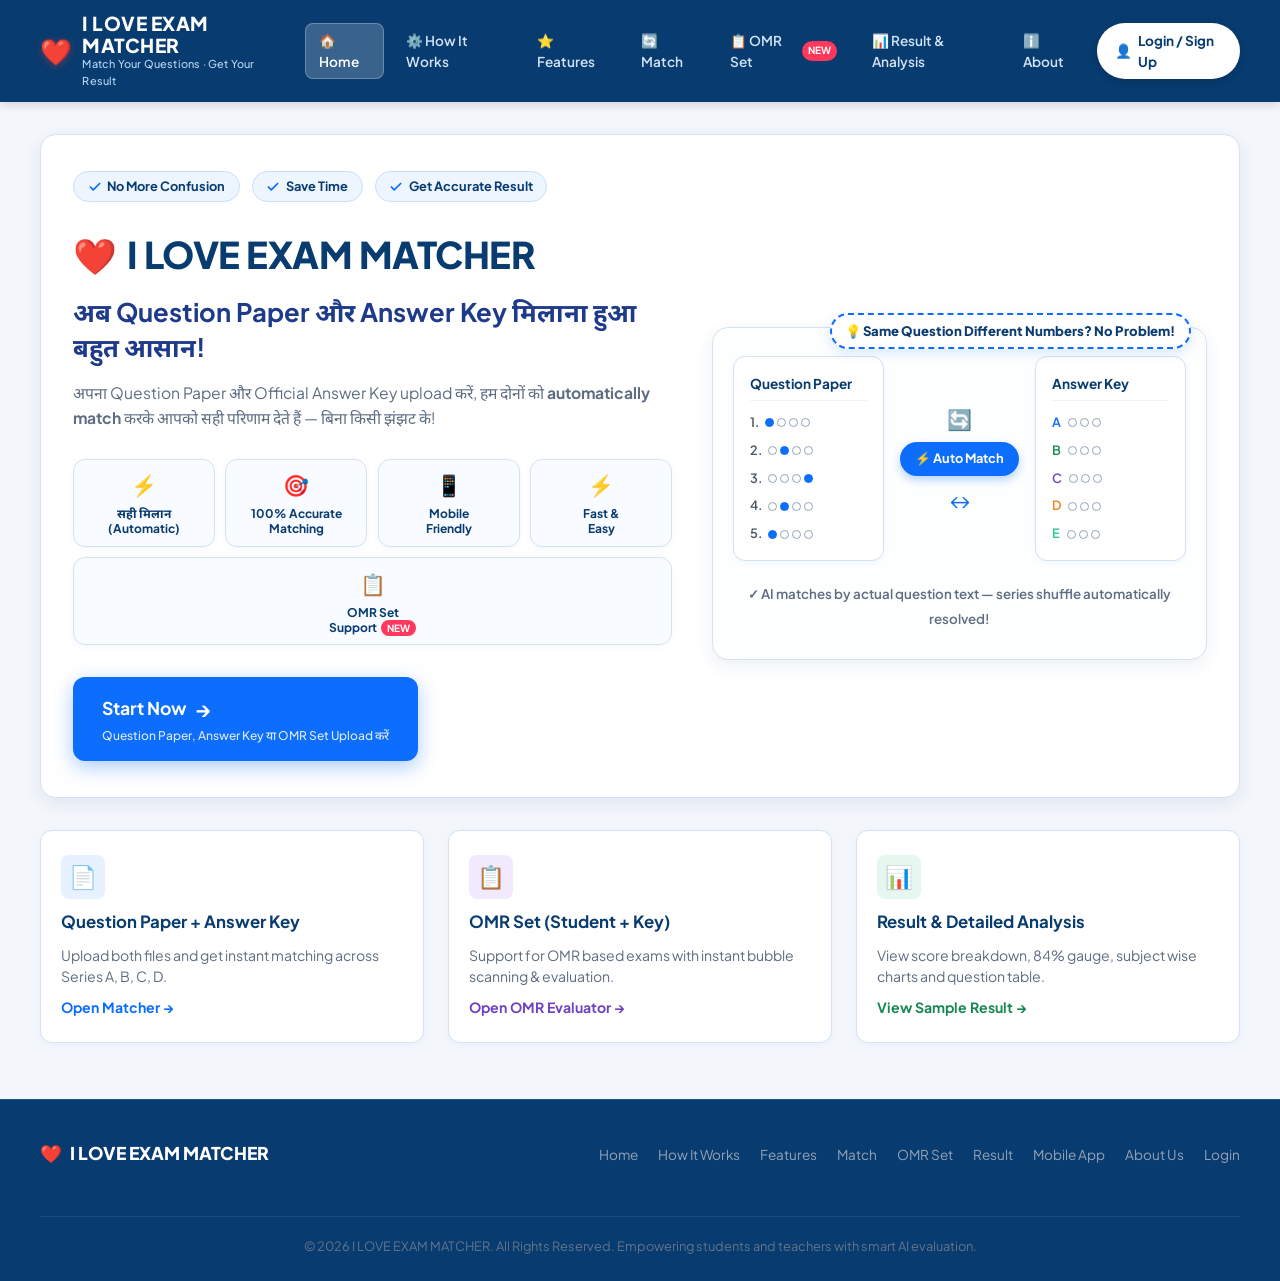
<file: frontend/index.html>
<!DOCTYPE html>
<html lang="hi">
<head>
  <meta charset="UTF-8" />
  <meta name="viewport" content="width=device-width, initial-scale=1.0" />
  <title>I LOVE EXAM MATCHER | Match Your Questions · Get Your Result</title>
  <meta name="description" content="अब Question Paper और Official Answer Key मिलाना हुआ बहुत आसान! AI-powered automatic question matcher and OMR evaluator." />
  <link rel="stylesheet" href="css/style.css" />
  <link rel="icon" href="data:image/svg+xml,<svg xmlns='http://www.w3.org/2000/svg' viewBox='0 0 100 100'><text y='.9em' font-size='90'>❤️</text></svg>">
</head>
<body>

  <!-- ==================== Top Navigation Bar ==================== -->
  <header class="site-navbar">
    <div class="navbar-container">
      <a href="index.html" class="brand-link">
        <span class="brand-heart">❤️</span>
        <div class="brand-text-wrap">
          <span class="brand-title">I LOVE EXAM MATCHER</span>
          <span class="brand-subtitle">Match Your Questions · Get Your Result</span>
        </div>
      </a>

      <button class="menu-toggle" aria-label="Open Menu">☰</button>

      <ul class="nav-menu">
        <li><a href="index.html" class="nav-link active">🏠 Home</a></li>
        <li><a href="how-it-works.html" class="nav-link">⚙️ How It Works</a></li>
        <li><a href="features.html" class="nav-link">⭐ Features</a></li>
        <li><a href="match.html" class="nav-link">🔄 Match</a></li>
        <li><a href="omr-set.html" class="nav-link">📋 OMR Set <span class="nav-badge-new">New</span></a></li>
        <li><a href="result.html" class="nav-link">📊 Result & Analysis</a></li>
        <li><a href="about.html" class="nav-link">ℹ️ About</a></li>
        <li><a href="login.html" class="nav-btn-login"><span>👤</span> Login / Sign Up</a></li>
      </ul>
    </div>
  </header>

  <!-- ==================== Main Content: Slide 1 Home ==================== -->
  <main class="main-content">
    <div class="container-xl">

      <section class="hero-wrapper">
        <!-- Top Pill Badges -->
        <div class="top-pill-badges">
          <span class="check-pill">
            <svg width="14" height="14" viewBox="0 0 24 24" fill="none" stroke="currentColor" stroke-width="3" stroke-linecap="round" stroke-linejoin="round"><polyline points="20 6 9 17 4 12"></polyline></svg>
            No More Confusion
          </span>
          <span class="check-pill">
            <svg width="14" height="14" viewBox="0 0 24 24" fill="none" stroke="currentColor" stroke-width="3" stroke-linecap="round" stroke-linejoin="round"><polyline points="20 6 9 17 4 12"></polyline></svg>
            Save Time
          </span>
          <span class="check-pill">
            <svg width="14" height="14" viewBox="0 0 24 24" fill="none" stroke="currentColor" stroke-width="3" stroke-linecap="round" stroke-linejoin="round"><polyline points="20 6 9 17 4 12"></polyline></svg>
            Get Accurate Result
          </span>
        </div>

        <div class="hero-grid">
          <!-- Left Column: Copy & Actions -->
          <div class="hero-text-col">
            <div class="hero-logo-row">
              <span style="font-size: 2.2rem;">❤️</span>
              <h1>I LOVE EXAM MATCHER</h1>
            </div>

            <h2 class="hero-hindi-heading">
              अब Question Paper और Answer Key मिलाना हुआ बहुत आसान!
            </h2>

            <p class="hero-hindi-desc">
              अपना Question Paper और Official Answer Key upload करें, हम दोनों को <strong>automatically match</strong> करके आपको सही परिणाम देते हैं — बिना किसी झंझट के!
            </p>

            <!-- 5 Feature Pill Cards -->
            <div class="features-pills-row">
              <div class="feature-pill-card">
                <span class="pill-icon">⚡</span>
                <span class="pill-title">सही मिलान<br>(Automatic)</span>
              </div>
              <div class="feature-pill-card">
                <span class="pill-icon">🎯</span>
                <span class="pill-title">100% Accurate<br>Matching</span>
              </div>
              <div class="feature-pill-card">
                <span class="pill-icon">📱</span>
                <span class="pill-title">Mobile<br>Friendly</span>
              </div>
              <div class="feature-pill-card">
                <span class="pill-icon">⚡</span>
                <span class="pill-title">Fast &<br>Easy</span>
              </div>
              <div class="feature-pill-card">
                <span class="pill-icon">📋</span>
                <span class="pill-title">OMR Set<br>Support <span class="nav-badge-new">New</span></span>
              </div>
            </div>

            <!-- CTA Button -->
            <a href="match.html" class="hero-cta-btn">
              <div class="cta-btn-main">
                <span>Start Now</span>
                <span style="font-size: 1.3rem;">→</span>
              </div>
              <span class="cta-btn-sub">Question Paper, Answer Key या OMR Set Upload करें</span>
            </a>
          </div>

          <!-- Right Column: Visual Matching Graphic -->
          <div class="matching-graphic-box">
            <div class="graphic-callout-badge">
              <span>💡 Same Question Different Numbers? No Problem!</span>
            </div>

            <div class="matching-diagram">
              <!-- Left Paper -->
              <div class="diagram-card">
                <div class="diagram-card-title">Question Paper</div>
                <div class="question-mock-list">
                  <div class="mock-q-row">
                    <span>1.</span>
                    <div class="mock-bubbles">
                      <span class="bubble-dot filled"></span><span class="bubble-dot"></span><span class="bubble-dot"></span><span class="bubble-dot"></span>
                    </div>
                  </div>
                  <div class="mock-q-row">
                    <span>2.</span>
                    <div class="mock-bubbles">
                      <span class="bubble-dot"></span><span class="bubble-dot filled"></span><span class="bubble-dot"></span><span class="bubble-dot"></span>
                    </div>
                  </div>
                  <div class="mock-q-row">
                    <span>3.</span>
                    <div class="mock-bubbles">
                      <span class="bubble-dot"></span><span class="bubble-dot"></span><span class="bubble-dot"></span><span class="bubble-dot filled"></span>
                    </div>
                  </div>
                  <div class="mock-q-row">
                    <span>4.</span>
                    <div class="mock-bubbles">
                      <span class="bubble-dot"></span><span class="bubble-dot filled"></span><span class="bubble-dot"></span><span class="bubble-dot"></span>
                    </div>
                  </div>
                  <div class="mock-q-row">
                    <span>5.</span>
                    <div class="mock-bubbles">
                      <span class="bubble-dot filled"></span><span class="bubble-dot"></span><span class="bubble-dot"></span><span class="bubble-dot"></span>
                    </div>
                  </div>
                </div>
              </div>

              <!-- Center Arrows & Auto Match Badge -->
              <div class="diagram-center-match">
                <div class="diagram-arrows">🔄</div>
                <div class="auto-match-badge-btn">
                  <span>⚡ Auto Match</span>
                </div>
                <div class="diagram-arrows">↔️</div>
              </div>

              <!-- Right Key -->
              <div class="diagram-card">
                <div class="diagram-card-title">Answer Key</div>
                <div class="question-mock-list">
                  <div class="mock-q-row">
                    <span style="color:#0d6efd;">A</span>
                    <div class="mock-bubbles">
                      <span class="bubble-dot"></span><span class="bubble-dot"></span><span class="bubble-dot"></span>
                    </div>
                  </div>
                  <div class="mock-q-row">
                    <span style="color:#198754;">B</span>
                    <div class="mock-bubbles">
                      <span class="bubble-dot"></span><span class="bubble-dot"></span><span class="bubble-dot"></span>
                    </div>
                  </div>
                  <div class="mock-q-row">
                    <span style="color:#6f42c1;">C</span>
                    <div class="mock-bubbles">
                      <span class="bubble-dot"></span><span class="bubble-dot"></span><span class="bubble-dot"></span>
                    </div>
                  </div>
                  <div class="mock-q-row">
                    <span style="color:#fd7e14;">D</span>
                    <div class="mock-bubbles">
                      <span class="bubble-dot"></span><span class="bubble-dot"></span><span class="bubble-dot"></span>
                    </div>
                  </div>
                  <div class="mock-q-row">
                    <span style="color:#20c997;">E</span>
                    <div class="mock-bubbles">
                      <span class="bubble-dot"></span><span class="bubble-dot"></span><span class="bubble-dot"></span>
                    </div>
                  </div>
                </div>
              </div>
            </div>

            <div style="text-align: center; margin-top: 1.25rem;">
              <small style="color: var(--text-muted); font-weight: 600;">
                ✓ AI matches by actual question text — series shuffle automatically resolved!
              </small>
            </div>
          </div>
        </div>
      </section>

      <!-- Quick Action Navigation Row -->
      <section style="display: grid; grid-template-columns: repeat(3, 1fr); gap: 1.5rem; margin-top: 1.5rem;">
        <div class="feature-box" onclick="location.href='match.html'" style="cursor: pointer;">
          <div class="feature-box-icon icon-blue">📄</div>
          <div class="feature-box-title">Question Paper + Answer Key</div>
          <div class="feature-box-desc">Upload both files and get instant matching across Series A, B, C, D.</div>
          <a href="match.html" style="color:var(--primary-blue);font-weight:700;font-size:0.88rem;text-decoration:none;">Open Matcher →</a>
        </div>
        <div class="feature-box" onclick="location.href='omr-set.html'" style="cursor: pointer;">
          <div class="feature-box-icon icon-purple">📋</div>
          <div class="feature-box-title">OMR Set (Student + Key)</div>
          <div class="feature-box-desc">Support for OMR based exams with instant bubble scanning & evaluation.</div>
          <a href="omr-set.html" style="color:var(--purple);font-weight:700;font-size:0.88rem;text-decoration:none;">Open OMR Evaluator →</a>
        </div>
        <div class="feature-box" onclick="location.href='result.html'" style="cursor: pointer;">
          <div class="feature-box-icon icon-green">📊</div>
          <div class="feature-box-title">Result & Detailed Analysis</div>
          <div class="feature-box-desc">View score breakdown, 84% gauge, subject wise charts and question table.</div>
          <a href="result.html" style="color:var(--success);font-weight:700;font-size:0.88rem;text-decoration:none;">View Sample Result →</a>
        </div>
      </section>

    </div>
  </main>

  <!-- ==================== Footer ==================== -->
  <footer class="site-footer">
    <div class="footer-container">
      <div class="footer-brand">
        <span>❤️</span> I LOVE EXAM MATCHER
      </div>
      <ul class="footer-links">
        <li><a href="index.html">Home</a></li>
        <li><a href="how-it-works.html">How It Works</a></li>
        <li><a href="features.html">Features</a></li>
        <li><a href="match.html">Match</a></li>
        <li><a href="omr-set.html">OMR Set</a></li>
        <li><a href="result.html">Result</a></li>
        <li><a href="mobile.html">Mobile App</a></li>
        <li><a href="about.html">About Us</a></li>
        <li><a href="login.html">Login</a></li>
      </ul>
      <p class="footer-copy">
        © 2026 I LOVE EXAM MATCHER. All Rights Reserved. Empowering students and teachers with smart AI evaluation.
      </p>
    </div>
  </footer>

  <script src="js/app.js"></script>
</body>
</html>
</file>
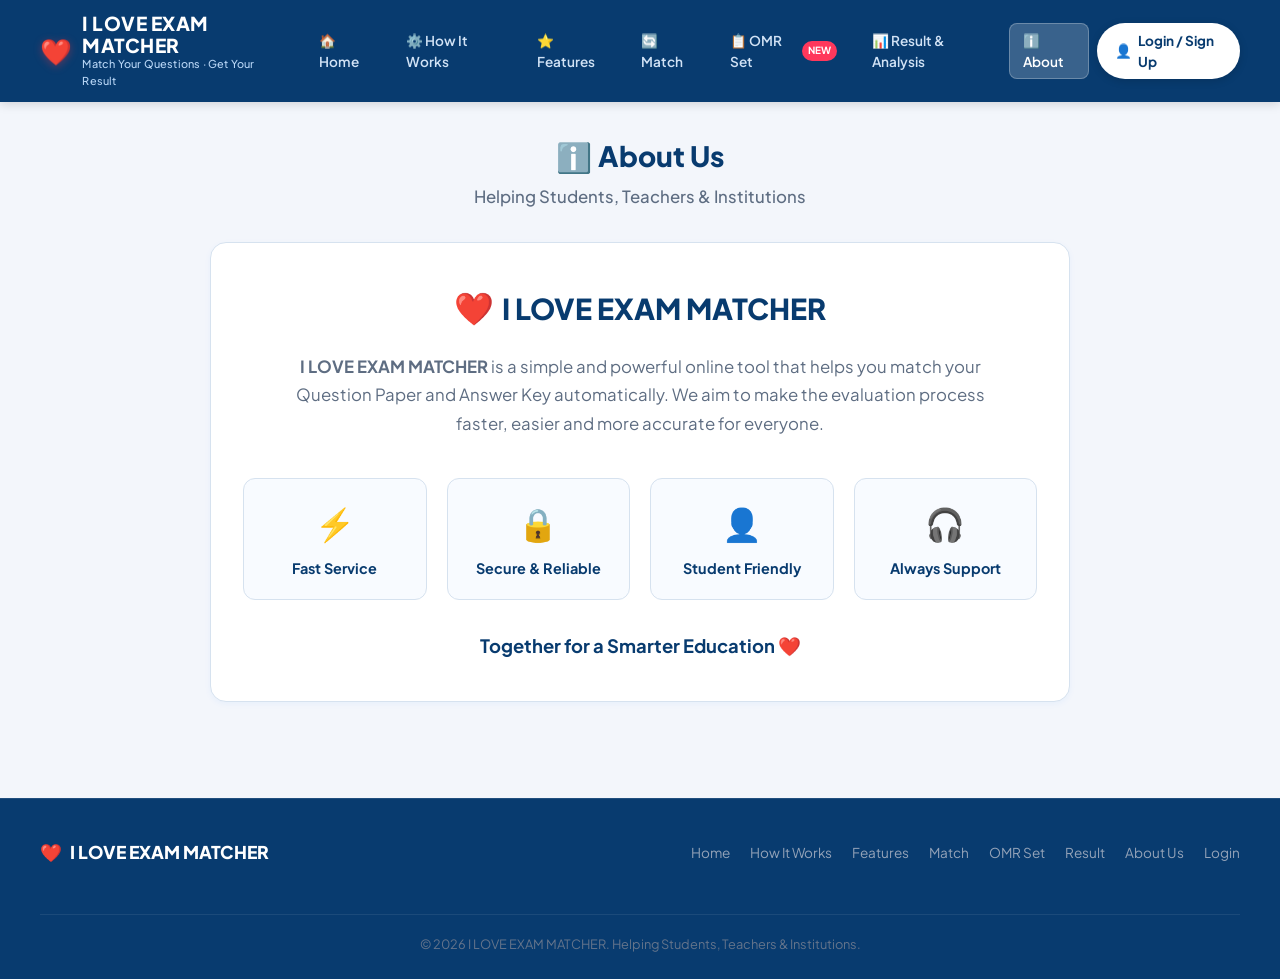
<file: frontend/about.html>
<!DOCTYPE html>
<html lang="hi">
<head>
  <meta charset="UTF-8" />
  <meta name="viewport" content="width=device-width, initial-scale=1.0" />
  <title>About Us | I LOVE EXAM MATCHER</title>
  <link rel="stylesheet" href="css/style.css" />
  <link rel="icon" href="data:image/svg+xml,<svg xmlns='http://www.w3.org/2000/svg' viewBox='0 0 100 100'><text y='.9em' font-size='90'>❤️</text></svg>">
</head>
<body>

  <!-- ==================== Header ==================== -->
  <header class="site-navbar">
    <div class="navbar-container">
      <a href="index.html" class="brand-link">
        <span class="brand-heart">❤️</span>
        <div class="brand-text-wrap">
          <span class="brand-title">I LOVE EXAM MATCHER</span>
          <span class="brand-subtitle">Match Your Questions · Get Your Result</span>
        </div>
      </a>

      <button class="menu-toggle" aria-label="Open Menu">☰</button>

      <ul class="nav-menu">
        <li><a href="index.html" class="nav-link">🏠 Home</a></li>
        <li><a href="how-it-works.html" class="nav-link">⚙️ How It Works</a></li>
        <li><a href="features.html" class="nav-link">⭐ Features</a></li>
        <li><a href="match.html" class="nav-link">🔄 Match</a></li>
        <li><a href="omr-set.html" class="nav-link">📋 OMR Set <span class="nav-badge-new">New</span></a></li>
        <li><a href="result.html" class="nav-link">📊 Result & Analysis</a></li>
        <li><a href="about.html" class="nav-link active">ℹ️ About</a></li>
        <li><a href="login.html" class="nav-btn-login"><span>👤</span> Login / Sign Up</a></li>
      </ul>
    </div>
  </header>

  <!-- ==================== Main Content: Slide 8 About Us ==================== -->
  <main class="main-content">
    <div class="container-lg">

      <div class="page-header-center">
        <div class="page-title-badge">
          <span style="color:#0d6efd;font-size:1.8rem;">ℹ️</span>
          <span>About Us</span>
        </div>
        <p class="page-subtitle">Helping Students, Teachers & Institutions</p>
      </div>

      <!-- About Card matching Slide 8 -->
      <div class="about-card">
        <div class="about-brand-center">
          <span style="color:#dc3545;font-size:2rem;">❤️</span>
          <span>I LOVE EXAM MATCHER</span>
        </div>

        <p class="about-desc-text">
          <strong>I LOVE EXAM MATCHER</strong> is a simple and powerful online tool that helps you match your Question Paper and Answer Key automatically. We aim to make the evaluation process faster, easier and more accurate for everyone.
        </p>

        <!-- 4 Blocks with icons matching Slide 8 -->
        <div class="about-features-row">
          <div class="about-feature-box">
            <span style="font-size: 2rem;">⚡</span>
            <span>Fast Service</span>
          </div>
          <div class="about-feature-box">
            <span style="font-size: 2rem;">🔒</span>
            <span>Secure & Reliable</span>
          </div>
          <div class="about-feature-box">
            <span style="font-size: 2rem;">👤</span>
            <span>Student Friendly</span>
          </div>
          <div class="about-feature-box">
            <span style="font-size: 2rem;">🎧</span>
            <span>Always Support</span>
          </div>
        </div>

        <div class="about-tagline-bottom">
          Together for a Smarter Education ❤️
        </div>
      </div>

    </div>
  </main>

  <!-- ==================== Footer ==================== -->
  <footer class="site-footer">
    <div class="footer-container">
      <div class="footer-brand">
        <span>❤️</span> I LOVE EXAM MATCHER
      </div>
      <ul class="footer-links">
        <li><a href="index.html">Home</a></li>
        <li><a href="how-it-works.html">How It Works</a></li>
        <li><a href="features.html">Features</a></li>
        <li><a href="match.html">Match</a></li>
        <li><a href="omr-set.html">OMR Set</a></li>
        <li><a href="result.html">Result</a></li>
        <li><a href="about.html">About Us</a></li>
        <li><a href="login.html">Login</a></li>
      </ul>
      <p class="footer-copy">
        © 2026 I LOVE EXAM MATCHER. Helping Students, Teachers & Institutions.
      </p>
    </div>
  </footer>

  <script src="js/app.js"></script>
</body>
</html>
</file>
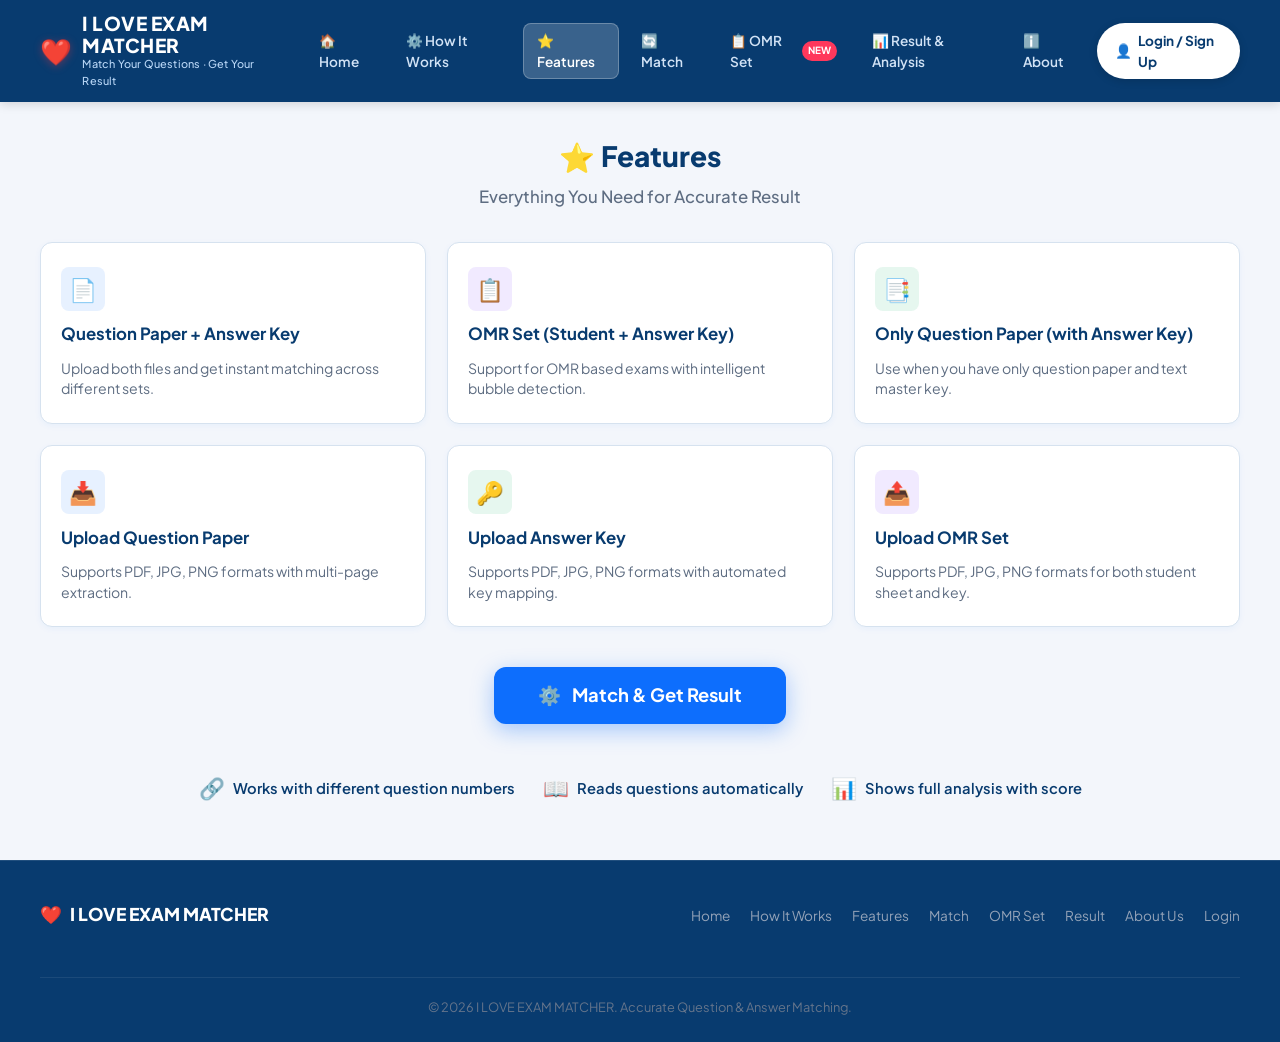
<file: frontend/features.html>
<!DOCTYPE html>
<html lang="hi">
<head>
  <meta charset="UTF-8" />
  <meta name="viewport" content="width=device-width, initial-scale=1.0" />
  <title>Features | I LOVE EXAM MATCHER</title>
  <link rel="stylesheet" href="css/style.css" />
  <link rel="icon" href="data:image/svg+xml,<svg xmlns='http://www.w3.org/2000/svg' viewBox='0 0 100 100'><text y='.9em' font-size='90'>❤️</text></svg>">
</head>
<body>

  <!-- ==================== Header ==================== -->
  <header class="site-navbar">
    <div class="navbar-container">
      <a href="index.html" class="brand-link">
        <span class="brand-heart">❤️</span>
        <div class="brand-text-wrap">
          <span class="brand-title">I LOVE EXAM MATCHER</span>
          <span class="brand-subtitle">Match Your Questions · Get Your Result</span>
        </div>
      </a>

      <button class="menu-toggle" aria-label="Open Menu">☰</button>

      <ul class="nav-menu">
        <li><a href="index.html" class="nav-link">🏠 Home</a></li>
        <li><a href="how-it-works.html" class="nav-link">⚙️ How It Works</a></li>
        <li><a href="features.html" class="nav-link active">⭐ Features</a></li>
        <li><a href="match.html" class="nav-link">🔄 Match</a></li>
        <li><a href="omr-set.html" class="nav-link">📋 OMR Set <span class="nav-badge-new">New</span></a></li>
        <li><a href="result.html" class="nav-link">📊 Result & Analysis</a></li>
        <li><a href="about.html" class="nav-link">ℹ️ About</a></li>
        <li><a href="login.html" class="nav-btn-login"><span>👤</span> Login / Sign Up</a></li>
      </ul>
    </div>
  </header>

  <!-- ==================== Main Content: Slide 3 Features ==================== -->
  <main class="main-content">
    <div class="container-xl">

      <div class="page-header-center">
        <div class="page-title-badge">
          <span style="color:#0d6efd;font-size:1.8rem;">⭐</span>
          <span>Features</span>
        </div>
        <p class="page-subtitle">Everything You Need for Accurate Result</p>
      </div>

      <!-- 6 Feature Cards Grid matching Slide 3 -->
      <div class="features-grid-3x2">
        <!-- Card 1 -->
        <div class="feature-box">
          <div class="feature-box-icon icon-blue">📄</div>
          <div class="feature-box-title">Question Paper + Answer Key</div>
          <div class="feature-box-desc">Upload both files and get instant matching across different sets.</div>
        </div>

        <!-- Card 2 -->
        <div class="feature-box">
          <div class="feature-box-icon icon-purple">📋</div>
          <div class="feature-box-title">OMR Set (Student + Answer Key)</div>
          <div class="feature-box-desc">Support for OMR based exams with intelligent bubble detection.</div>
        </div>

        <!-- Card 3 -->
        <div class="feature-box">
          <div class="feature-box-icon icon-green">📑</div>
          <div class="feature-box-title">Only Question Paper (with Answer Key)</div>
          <div class="feature-box-desc">Use when you have only question paper and text master key.</div>
        </div>

        <!-- Card 4 -->
        <div class="feature-box">
          <div class="feature-box-icon icon-blue">📥</div>
          <div class="feature-box-title">Upload Question Paper</div>
          <div class="feature-box-desc">Supports PDF, JPG, PNG formats with multi-page extraction.</div>
        </div>

        <!-- Card 5 -->
        <div class="feature-box">
          <div class="feature-box-icon icon-green">🔑</div>
          <div class="feature-box-title">Upload Answer Key</div>
          <div class="feature-box-desc">Supports PDF, JPG, PNG formats with automated key mapping.</div>
        </div>

        <!-- Card 6 -->
        <div class="feature-box">
          <div class="feature-box-icon icon-purple">📤</div>
          <div class="feature-box-title">Upload OMR Set</div>
          <div class="feature-box-desc">Supports PDF, JPG, PNG formats for both student sheet and key.</div>
        </div>
      </div>

      <!-- Big Action Button matching Slide 3 -->
      <div class="feature-big-action-row">
        <a href="match.html" class="btn-big-action">
          <span>⚙️</span>
          <span>Match & Get Result</span>
        </a>
      </div>

      <!-- Bottom 3 Feature Highlights matching Slide 3 -->
      <div class="features-bottom-bullets">
        <div class="bottom-bullet-item">
          <span style="color:#0d6efd;font-size:1.3rem;">🔗</span>
          <span>Works with different question numbers</span>
        </div>
        <div class="bottom-bullet-item">
          <span style="color:#198754;font-size:1.3rem;">📖</span>
          <span>Reads questions automatically</span>
        </div>
        <div class="bottom-bullet-item">
          <span style="color:#6f42c1;font-size:1.3rem;">📊</span>
          <span>Shows full analysis with score</span>
        </div>
      </div>

    </div>
  </main>

  <!-- ==================== Footer ==================== -->
  <footer class="site-footer">
    <div class="footer-container">
      <div class="footer-brand">
        <span>❤️</span> I LOVE EXAM MATCHER
      </div>
      <ul class="footer-links">
        <li><a href="index.html">Home</a></li>
        <li><a href="how-it-works.html">How It Works</a></li>
        <li><a href="features.html">Features</a></li>
        <li><a href="match.html">Match</a></li>
        <li><a href="omr-set.html">OMR Set</a></li>
        <li><a href="result.html">Result</a></li>
        <li><a href="about.html">About Us</a></li>
        <li><a href="login.html">Login</a></li>
      </ul>
      <p class="footer-copy">
        © 2026 I LOVE EXAM MATCHER. Accurate Question & Answer Matching.
      </p>
    </div>
  </footer>

  <script src="js/app.js"></script>
</body>
</html>
</file>
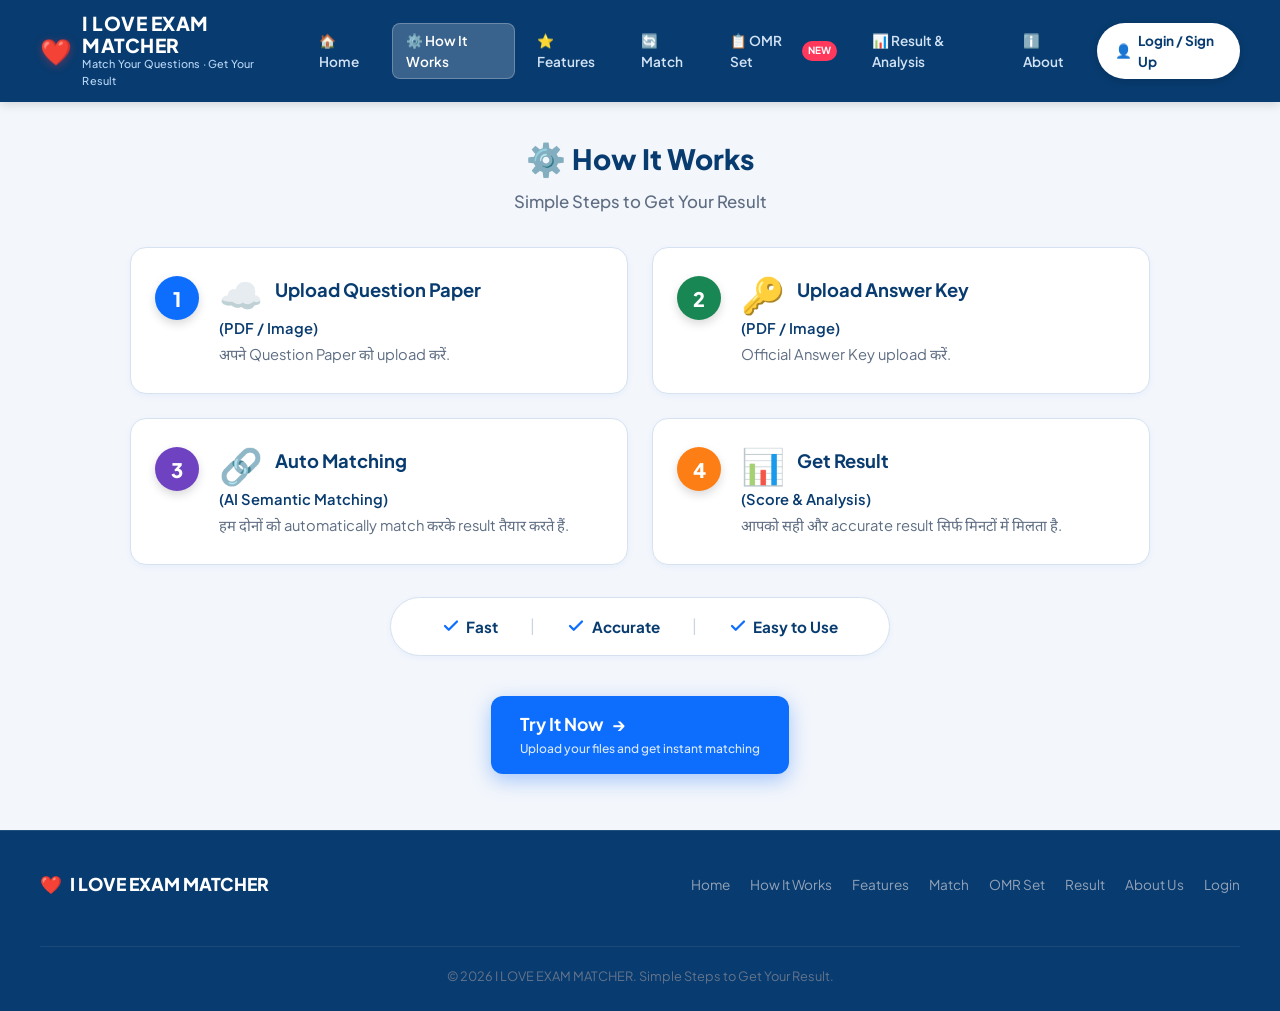
<file: frontend/how-it-works.html>
<!DOCTYPE html>
<html lang="hi">
<head>
  <meta charset="UTF-8" />
  <meta name="viewport" content="width=device-width, initial-scale=1.0" />
  <title>How It Works | I LOVE EXAM MATCHER</title>
  <link rel="stylesheet" href="css/style.css" />
  <link rel="icon" href="data:image/svg+xml,<svg xmlns='http://www.w3.org/2000/svg' viewBox='0 0 100 100'><text y='.9em' font-size='90'>❤️</text></svg>">
</head>
<body>

  <!-- ==================== Header ==================== -->
  <header class="site-navbar">
    <div class="navbar-container">
      <a href="index.html" class="brand-link">
        <span class="brand-heart">❤️</span>
        <div class="brand-text-wrap">
          <span class="brand-title">I LOVE EXAM MATCHER</span>
          <span class="brand-subtitle">Match Your Questions · Get Your Result</span>
        </div>
      </a>

      <button class="menu-toggle" aria-label="Open Menu">☰</button>

      <ul class="nav-menu">
        <li><a href="index.html" class="nav-link">🏠 Home</a></li>
        <li><a href="how-it-works.html" class="nav-link active">⚙️ How It Works</a></li>
        <li><a href="features.html" class="nav-link">⭐ Features</a></li>
        <li><a href="match.html" class="nav-link">🔄 Match</a></li>
        <li><a href="omr-set.html" class="nav-link">📋 OMR Set <span class="nav-badge-new">New</span></a></li>
        <li><a href="result.html" class="nav-link">📊 Result & Analysis</a></li>
        <li><a href="about.html" class="nav-link">ℹ️ About</a></li>
        <li><a href="login.html" class="nav-btn-login"><span>👤</span> Login / Sign Up</a></li>
      </ul>
    </div>
  </header>

  <!-- ==================== Main Content: Slide 2 ==================== -->
  <main class="main-content">
    <div class="container-lg">

      <!-- Header Section -->
      <div class="page-header-center">
        <div class="page-title-badge">
          <span style="color:var(--primary-blue);font-size:2rem;">⚙️</span>
          <span>How It Works</span>
        </div>
        <p class="page-subtitle">Simple Steps to Get Your Result</p>
      </div>

      <!-- 4 Steps 2x2 Grid matching Slide 2 -->
      <div class="how-it-works-grid">
        <!-- Step 1 -->
        <div class="step-card">
          <div class="step-num-badge step-num-1">1</div>
          <div class="step-content">
            <div style="display:flex;align-items:center;gap:0.75rem;margin-bottom:0.35rem;">
              <span class="step-icon-large" style="color:#0d6efd;">☁️</span>
              <h3>Upload Question Paper</h3>
            </div>
            <p style="color:var(--primary-navy);font-weight:600;margin-bottom:4px;">(PDF / Image)</p>
            <p>अपने Question Paper को upload करें.</p>
          </div>
        </div>

        <!-- Step 2 -->
        <div class="step-card">
          <div class="step-num-badge step-num-2">2</div>
          <div class="step-content">
            <div style="display:flex;align-items:center;gap:0.75rem;margin-bottom:0.35rem;">
              <span class="step-icon-large" style="color:#198754;">🔑</span>
              <h3>Upload Answer Key</h3>
            </div>
            <p style="color:var(--primary-navy);font-weight:600;margin-bottom:4px;">(PDF / Image)</p>
            <p>Official Answer Key upload करें.</p>
          </div>
        </div>

        <!-- Step 3 -->
        <div class="step-card">
          <div class="step-num-badge step-num-3">3</div>
          <div class="step-content">
            <div style="display:flex;align-items:center;gap:0.75rem;margin-bottom:0.35rem;">
              <span class="step-icon-large" style="color:#6f42c1;">🔗</span>
              <h3>Auto Matching</h3>
            </div>
            <p style="color:var(--primary-navy);font-weight:600;margin-bottom:4px;">(AI Semantic Matching)</p>
            <p>हम दोनों को automatically match करके result तैयार करते हैं.</p>
          </div>
        </div>

        <!-- Step 4 -->
        <div class="step-card">
          <div class="step-num-badge step-num-4">4</div>
          <div class="step-content">
            <div style="display:flex;align-items:center;gap:0.75rem;margin-bottom:0.35rem;">
              <span class="step-icon-large" style="color:#fd7e14;">📊</span>
              <h3>Get Result</h3>
            </div>
            <p style="color:var(--primary-navy);font-weight:600;margin-bottom:4px;">(Score & Analysis)</p>
            <p>आपको सही और accurate result सिर्फ मिनटों में मिलता है.</p>
          </div>
        </div>
      </div>

      <!-- Bottom Trust Bar matching Slide 2 -->
      <div class="bottom-trust-bar">
        <div class="trust-item">
          <svg width="18" height="18" viewBox="0 0 24 24" fill="none" stroke="currentColor" stroke-width="3" stroke-linecap="round" stroke-linejoin="round"><polyline points="20 6 9 17 4 12"></polyline></svg>
          <span>Fast</span>
        </div>
        <span style="color:#cbd5e1;">|</span>
        <div class="trust-item">
          <svg width="18" height="18" viewBox="0 0 24 24" fill="none" stroke="currentColor" stroke-width="3" stroke-linecap="round" stroke-linejoin="round"><polyline points="20 6 9 17 4 12"></polyline></svg>
          <span>Accurate</span>
        </div>
        <span style="color:#cbd5e1;">|</span>
        <div class="trust-item">
          <svg width="18" height="18" viewBox="0 0 24 24" fill="none" stroke="currentColor" stroke-width="3" stroke-linecap="round" stroke-linejoin="round"><polyline points="20 6 9 17 4 12"></polyline></svg>
          <span>Easy to Use</span>
        </div>
      </div>

      <div style="text-align: center; margin-top: 2.5rem;">
        <a href="match.html" class="hero-cta-btn" style="margin: 0 auto;">
          <div class="cta-btn-main">
            <span>Try It Now</span>
            <span>→</span>
          </div>
          <span class="cta-btn-sub">Upload your files and get instant matching</span>
        </a>
      </div>

    </div>
  </main>

  <!-- ==================== Footer ==================== -->
  <footer class="site-footer">
    <div class="footer-container">
      <div class="footer-brand">
        <span>❤️</span> I LOVE EXAM MATCHER
      </div>
      <ul class="footer-links">
        <li><a href="index.html">Home</a></li>
        <li><a href="how-it-works.html">How It Works</a></li>
        <li><a href="features.html">Features</a></li>
        <li><a href="match.html">Match</a></li>
        <li><a href="omr-set.html">OMR Set</a></li>
        <li><a href="result.html">Result</a></li>
        <li><a href="about.html">About Us</a></li>
        <li><a href="login.html">Login</a></li>
      </ul>
      <p class="footer-copy">
        © 2026 I LOVE EXAM MATCHER. Simple Steps to Get Your Result.
      </p>
    </div>
  </footer>

  <script src="js/app.js"></script>
</body>
</html>
</file>
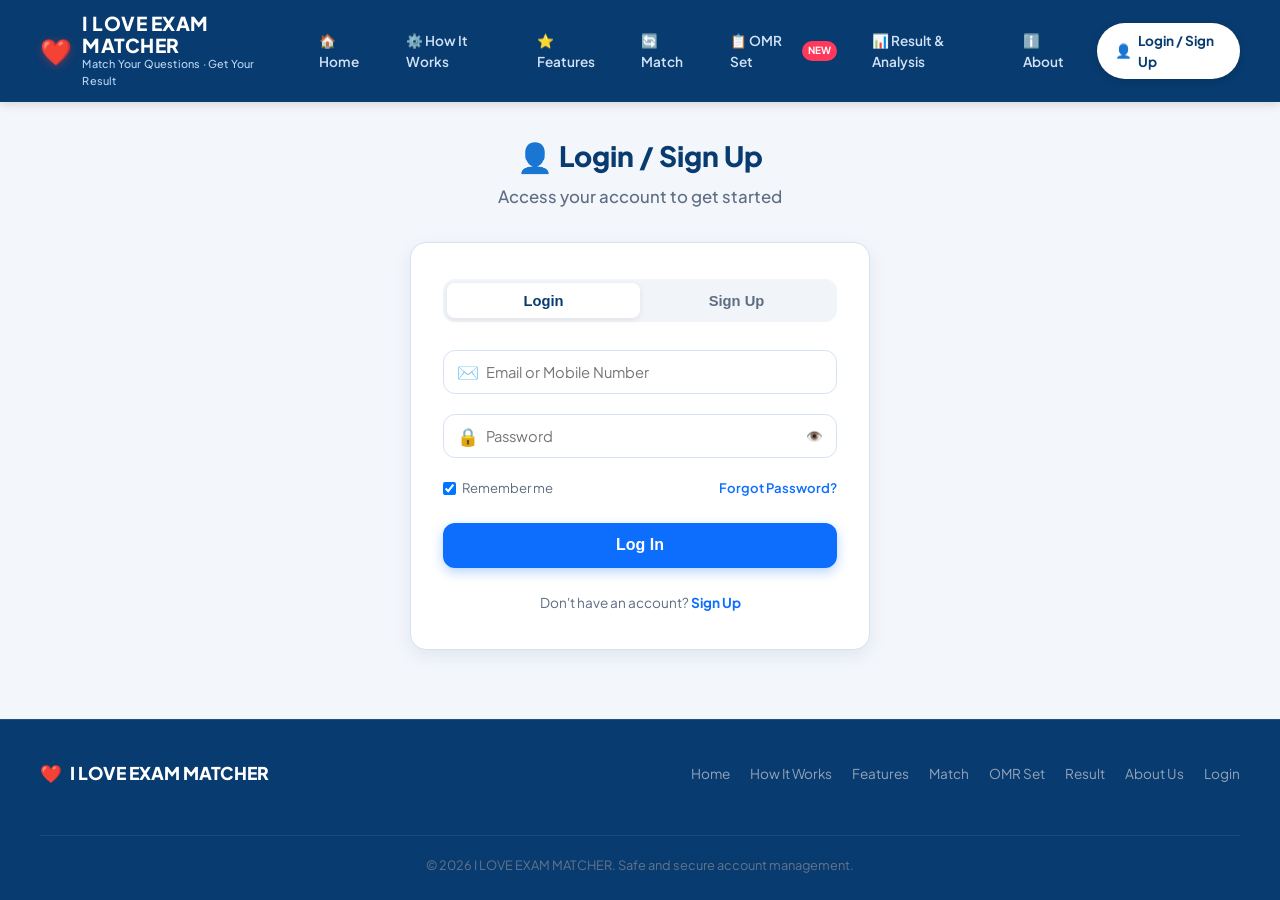
<file: frontend/login.html>
<!DOCTYPE html>
<html lang="hi">
<head>
  <meta charset="UTF-8" />
  <meta name="viewport" content="width=device-width, initial-scale=1.0" />
  <title>Login / Sign Up | I LOVE EXAM MATCHER</title>
  <link rel="stylesheet" href="css/style.css" />
  <link rel="icon" href="data:image/svg+xml,<svg xmlns='http://www.w3.org/2000/svg' viewBox='0 0 100 100'><text y='.9em' font-size='90'>❤️</text></svg>">
</head>
<body>

  <!-- ==================== Header ==================== -->
  <header class="site-navbar">
    <div class="navbar-container">
      <a href="index.html" class="brand-link">
        <span class="brand-heart">❤️</span>
        <div class="brand-text-wrap">
          <span class="brand-title">I LOVE EXAM MATCHER</span>
          <span class="brand-subtitle">Match Your Questions · Get Your Result</span>
        </div>
      </a>

      <button class="menu-toggle" aria-label="Open Menu">☰</button>

      <ul class="nav-menu">
        <li><a href="index.html" class="nav-link">🏠 Home</a></li>
        <li><a href="how-it-works.html" class="nav-link">⚙️ How It Works</a></li>
        <li><a href="features.html" class="nav-link">⭐ Features</a></li>
        <li><a href="match.html" class="nav-link">🔄 Match</a></li>
        <li><a href="omr-set.html" class="nav-link">📋 OMR Set <span class="nav-badge-new">New</span></a></li>
        <li><a href="result.html" class="nav-link">📊 Result & Analysis</a></li>
        <li><a href="about.html" class="nav-link">ℹ️ About</a></li>
        <li><a href="login.html" class="nav-btn-login active"><span>👤</span> Login / Sign Up</a></li>
      </ul>
    </div>
  </header>

  <!-- ==================== Main Content: Slide 9 Login / Sign Up ==================== -->
  <main class="main-content">
    <div class="container-md">

      <div class="page-header-center">
        <div class="page-title-badge">
          <span style="color:#0d6efd;font-size:1.8rem;">👤</span>
          <span>Login / Sign Up</span>
        </div>
        <p class="page-subtitle">Access your account to get started</p>
      </div>

      <!-- Auth Container Card matching Slide 9 -->
      <div class="auth-container-card">
        <!-- Toggle Tabs -->
        <div class="auth-tabs-header">
          <button type="button" class="auth-tab-btn active" id="tabLogin">Login</button>
          <button type="button" class="auth-tab-btn" id="tabSignup">Sign Up</button>
        </div>

        <form id="authForm">
          <!-- Full Name (Hidden by default for login, shown for signup) -->
          <div class="form-group" id="groupFullName" style="display: none;">
            <div class="input-with-icon">
              <span class="input-icon">👤</span>
              <input type="text" class="form-control" id="authFullName" placeholder="Your Full Name" />
            </div>
          </div>

          <!-- Email or Phone -->
          <div class="form-group">
            <div class="input-with-icon">
              <span class="input-icon">✉️</span>
              <input type="text" class="form-control" id="authIdentifier" placeholder="Email or Mobile Number" required />
            </div>
          </div>

          <!-- Password -->
          <div class="form-group">
            <div class="input-with-icon">
              <span class="input-icon">🔒</span>
              <input type="password" class="form-control" id="authPassword" placeholder="Password" required />
              <button type="button" class="input-password-toggle" id="togglePassword" aria-label="Toggle Password Visibility">👁️</button>
            </div>
          </div>

          <!-- Remember me & Forgot Password -->
          <div class="auth-helper-row">
            <label style="display:flex;align-items:center;gap:6px;cursor:pointer;color:var(--text-muted);">
              <input type="checkbox" id="rememberMe" checked />
              <span>Remember me</span>
            </label>
            <a href="#" style="color:var(--primary-blue);text-decoration:none;font-weight:600;" onclick="alert('Password reset link sent to your registered contact!')">Forgot Password?</a>
          </div>

          <!-- Primary Button -->
          <button type="submit" class="auth-btn-submit" id="authSubmitBtn">Log In</button>

          <!-- Footer Switch -->
          <div class="auth-switch-footer" id="authFooterNote">
            Don't have an account? <a href="javascript:void(0)" onclick="document.getElementById('tabSignup').click()">Sign Up</a>
          </div>
        </form>
      </div>

    </div>
  </main>

  <!-- ==================== Footer ==================== -->
  <footer class="site-footer">
    <div class="footer-container">
      <div class="footer-brand">
        <span>❤️</span> I LOVE EXAM MATCHER
      </div>
      <ul class="footer-links">
        <li><a href="index.html">Home</a></li>
        <li><a href="how-it-works.html">How It Works</a></li>
        <li><a href="features.html">Features</a></li>
        <li><a href="match.html">Match</a></li>
        <li><a href="omr-set.html">OMR Set</a></li>
        <li><a href="result.html">Result</a></li>
        <li><a href="about.html">About Us</a></li>
        <li><a href="login.html">Login</a></li>
      </ul>
      <p class="footer-copy">
        © 2026 I LOVE EXAM MATCHER. Safe and secure account management.
      </p>
    </div>
  </footer>

  <script src="js/app.js"></script>
</body>
</html>
</file>
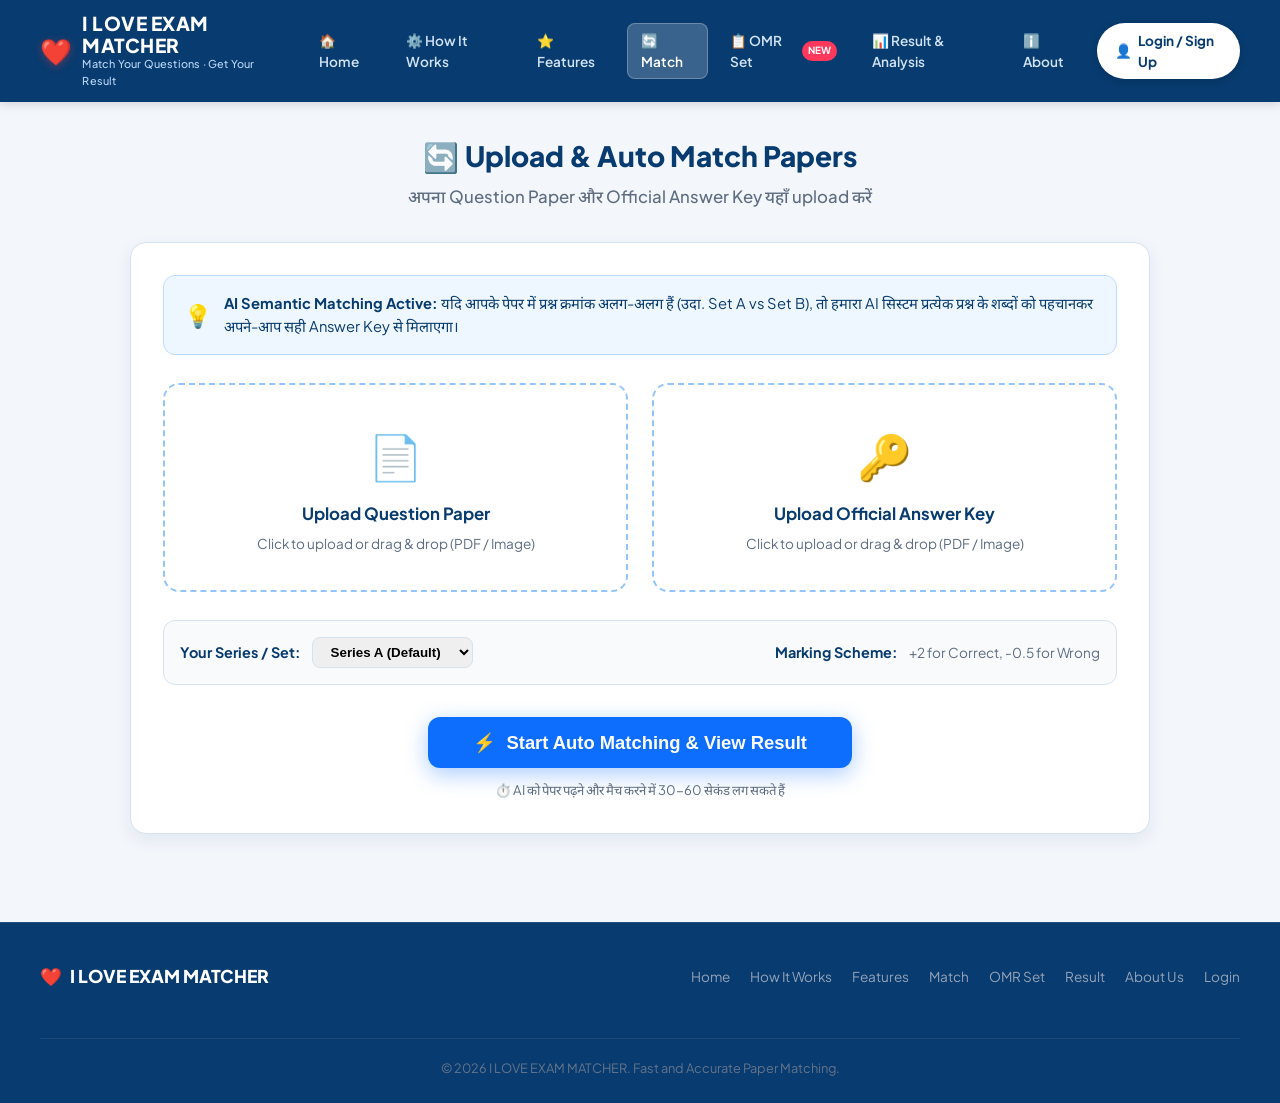
<file: frontend/match.html>
<!DOCTYPE html>
<html lang="hi">
<head>
  <meta charset="UTF-8" />
  <meta name="viewport" content="width=device-width, initial-scale=1.0" />
  <title>Match Papers | I LOVE EXAM MATCHER</title>
  <link rel="stylesheet" href="css/style.css" />
  <link rel="icon" href="data:image/svg+xml,<svg xmlns='http://www.w3.org/2000/svg' viewBox='0 0 100 100'><text y='.9em' font-size='90'>❤️</text></svg>">
</head>
<body>

  <!-- ==================== Header ==================== -->
  <header class="site-navbar">
    <div class="navbar-container">
      <a href="index.html" class="brand-link">
        <span class="brand-heart">❤️</span>
        <div class="brand-text-wrap">
          <span class="brand-title">I LOVE EXAM MATCHER</span>
          <span class="brand-subtitle">Match Your Questions · Get Your Result</span>
        </div>
      </a>

      <button class="menu-toggle" aria-label="Open Menu">☰</button>

      <ul class="nav-menu">
        <li><a href="index.html" class="nav-link">🏠 Home</a></li>
        <li><a href="how-it-works.html" class="nav-link">⚙️ How It Works</a></li>
        <li><a href="features.html" class="nav-link">⭐ Features</a></li>
        <li><a href="match.html" class="nav-link active">🔄 Match</a></li>
        <li><a href="omr-set.html" class="nav-link">📋 OMR Set <span class="nav-badge-new">New</span></a></li>
        <li><a href="result.html" class="nav-link">📊 Result & Analysis</a></li>
        <li><a href="about.html" class="nav-link">ℹ️ About</a></li>
        <li><a href="login.html" class="nav-btn-login"><span>👤</span> Login / Sign Up</a></li>
      </ul>
    </div>
  </header>

  <!-- ==================== Main Content: Match Upload ==================== -->
  <main class="main-content">
    <div class="container-lg">

      <div class="page-header-center">
        <div class="page-title-badge">
          <span style="color:#0d6efd;font-size:1.8rem;">🔄</span>
          <span>Upload & Auto Match Papers</span>
        </div>
        <p class="page-subtitle">अपना Question Paper और Official Answer Key यहाँ upload करें</p>
      </div>

      <div class="hero-wrapper" style="padding: 2rem;">
        <div style="background:#eef6ff;border:1px solid #bfdbfe;border-radius:var(--radius-md);padding:1rem 1.25rem;margin-bottom:1.75rem;display:flex;align-items:center;gap:0.75rem;font-size:0.92rem;color:var(--primary-navy);">
          <span style="font-size:1.4rem;">💡</span>
          <div>
            <strong>AI Semantic Matching Active:</strong> यदि आपके पेपर में प्रश्न क्रमांक अलग-अलग हैं (उदा. Set A vs Set B), तो हमारा AI सिस्टम प्रत्येक प्रश्न के शब्दों को पहचानकर अपने-आप सही Answer Key से मिलाएगा।
          </div>
        </div>

        <!-- 2 Dropzones Grid -->
        <div class="upload-dropzone-grid">
          <!-- Dropzone 1: Question Paper -->
          <div class="dropzone-box" id="dropzonePaper">
            <input type="file" id="inputPaper" accept=".pdf,.jpg,.jpeg,.png" />
            <div class="dropzone-icon">📄</div>
            <div class="dropzone-title">Upload Question Paper</div>
            <div class="dropzone-sub">Click to upload or drag & drop (PDF / Image)</div>
            <div class="file-selected-pill"></div>
          </div>

          <!-- Dropzone 2: Answer Key -->
          <div class="dropzone-box" id="dropzoneKey">
            <input type="file" id="inputKey" accept=".pdf,.jpg,.jpeg,.png" />
            <div class="dropzone-icon">🔑</div>
            <div class="dropzone-title">Upload Official Answer Key</div>
            <div class="dropzone-sub">Click to upload or drag & drop (PDF / Image)</div>
            <div class="file-selected-pill"></div>
          </div>
        </div>

        <!-- Optional Series Set Selector -->
        <div style="display:flex;justify-content:space-between;align-items:center;flex-wrap:wrap;gap:1rem;background:#f8fafc;padding:1rem;border-radius:var(--radius-md);border:1px solid var(--border-color);margin-bottom:2rem;">
          <div style="display:flex;align-items:center;gap:0.75rem;">
            <label style="font-weight:700;font-size:0.9rem;color:var(--primary-navy);">Your Series / Set:</label>
            <select style="padding:0.4rem 0.85rem;border-radius:var(--radius-sm);border:1px solid var(--border-color);font-weight:600;">
              <option value="A">Series A (Default)</option>
              <option value="B">Series B</option>
              <option value="C">Series C</option>
              <option value="D">Series D</option>
            </select>
          </div>
          <div style="display:flex;align-items:center;gap:0.75rem;">
            <label style="font-weight:700;font-size:0.9rem;color:var(--primary-navy);">Marking Scheme:</label>
            <span style="font-size:0.85rem;color:var(--text-muted);">+2 for Correct, -0.5 for Wrong</span>
          </div>
        </div>

        <!-- Start Button -->
        <div style="text-align: center;">
          <div id="statusBannerMatch"></div>
          <button type="button" class="btn-big-action" id="startMatchBtn" onclick="handleStartMatch('result.html')">
            <span>⚡</span>
            <span>Start Auto Matching & View Result</span>
          </button>
          <p style="margin-top:0.75rem;font-size:0.82rem;color:var(--text-muted);">⏱️ AI को पेपर पढ़ने और मैच करने में 30-60 सेकंड लग सकते हैं</p>
        </div>
      </div>

    </div>
  </main>

  <!-- ==================== Footer ==================== -->
  <footer class="site-footer">
    <div class="footer-container">
      <div class="footer-brand">
        <span>❤️</span> I LOVE EXAM MATCHER
      </div>
      <ul class="footer-links">
        <li><a href="index.html">Home</a></li>
        <li><a href="how-it-works.html">How It Works</a></li>
        <li><a href="features.html">Features</a></li>
        <li><a href="match.html">Match</a></li>
        <li><a href="omr-set.html">OMR Set</a></li>
        <li><a href="result.html">Result</a></li>
        <li><a href="about.html">About Us</a></li>
        <li><a href="login.html">Login</a></li>
      </ul>
      <p class="footer-copy">
        © 2026 I LOVE EXAM MATCHER. Fast and Accurate Paper Matching.
      </p>
    </div>
  </footer>

  <script src="js/app.js"></script>
</body>
</html>
</file>
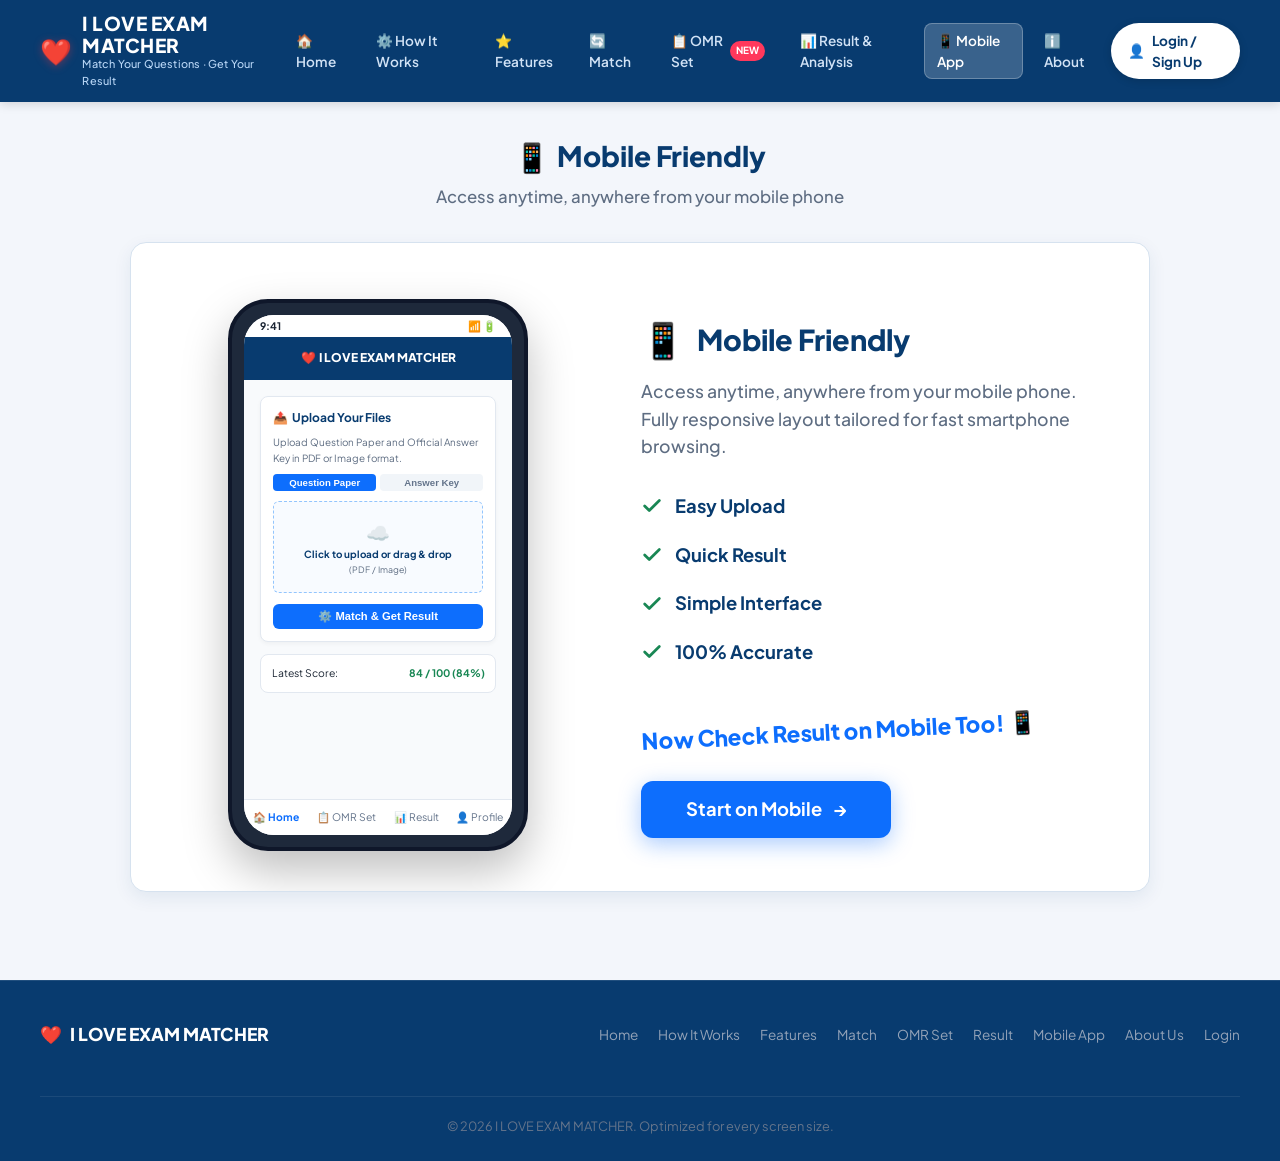
<file: frontend/mobile.html>
<!DOCTYPE html>
<html lang="hi">
<head>
  <meta charset="UTF-8" />
  <meta name="viewport" content="width=device-width, initial-scale=1.0" />
  <title>Mobile Friendly | I LOVE EXAM MATCHER</title>
  <link rel="stylesheet" href="css/style.css" />
  <link rel="icon" href="data:image/svg+xml,<svg xmlns='http://www.w3.org/2000/svg' viewBox='0 0 100 100'><text y='.9em' font-size='90'>❤️</text></svg>">
</head>
<body>

  <!-- ==================== Header ==================== -->
  <header class="site-navbar">
    <div class="navbar-container">
      <a href="index.html" class="brand-link">
        <span class="brand-heart">❤️</span>
        <div class="brand-text-wrap">
          <span class="brand-title">I LOVE EXAM MATCHER</span>
          <span class="brand-subtitle">Match Your Questions · Get Your Result</span>
        </div>
      </a>

      <button class="menu-toggle" aria-label="Open Menu">☰</button>

      <ul class="nav-menu">
        <li><a href="index.html" class="nav-link">🏠 Home</a></li>
        <li><a href="how-it-works.html" class="nav-link">⚙️ How It Works</a></li>
        <li><a href="features.html" class="nav-link">⭐ Features</a></li>
        <li><a href="match.html" class="nav-link">🔄 Match</a></li>
        <li><a href="omr-set.html" class="nav-link">📋 OMR Set <span class="nav-badge-new">New</span></a></li>
        <li><a href="result.html" class="nav-link">📊 Result & Analysis</a></li>
        <li><a href="mobile.html" class="nav-link active">📱 Mobile App</a></li>
        <li><a href="about.html" class="nav-link">ℹ️ About</a></li>
        <li><a href="login.html" class="nav-btn-login"><span>👤</span> Login / Sign Up</a></li>
      </ul>
    </div>
  </header>

  <!-- ==================== Main Content: Slide 5 Mobile Friendly ==================== -->
  <main class="main-content">
    <div class="container-lg">

      <div class="page-header-center">
        <div class="page-title-badge">
          <span style="color:#0d6efd;font-size:1.8rem;">📱</span>
          <span>Mobile Friendly</span>
        </div>
        <p class="page-subtitle">Access anytime, anywhere from your mobile phone</p>
      </div>

      <div class="hero-wrapper" style="padding: 2.5rem 2rem;">
        <div class="mobile-showcase-grid">
          <!-- Left: Phone Mockup Frame matching Slide 5 -->
          <div class="phone-mockup-frame">
            <div class="phone-screen">
              <div class="phone-notch">
                <span>9:41</span>
                <span>📶 🔋</span>
              </div>

              <!-- Inside Phone App Header -->
              <div style="background:var(--primary-navy);padding:0.75rem 0.5rem;text-align:center;color:white;">
                <div style="font-size:0.75rem;font-weight:800;display:flex;align-items:center;justify-content:center;gap:3px;">
                  <span>❤️</span> I LOVE EXAM MATCHER
                </div>
              </div>

              <!-- Inside Phone Body -->
              <div class="phone-app-content">
                <div style="background:white;border-radius:8px;padding:0.75rem;border:1px solid #e2e8f0;box-shadow:0 2px 4px rgba(0,0,0,0.04);">
                  <div style="font-size:0.75rem;font-weight:700;color:var(--primary-navy);margin-bottom:0.5rem;display:flex;align-items:center;gap:4px;">
                    <span>📤</span> Upload Your Files
                  </div>
                  <div style="font-size:0.62rem;color:var(--text-muted);margin-bottom:0.5rem;">
                    Upload Question Paper and Official Answer Key in PDF or Image format.
                  </div>

                  <div style="display:flex;gap:4px;margin-bottom:0.6rem;">
                    <button style="flex:1;background:#0d6efd;color:white;border:none;border-radius:4px;font-size:0.6rem;padding:3px;font-weight:600;">Question Paper</button>
                    <button style="flex:1;background:#f1f5f9;color:#64748b;border:none;border-radius:4px;font-size:0.6rem;padding:3px;font-weight:600;">Answer Key</button>
                  </div>

                  <div style="border:1.5px dashed #93c5fd;border-radius:6px;padding:1rem 0.5rem;text-align:center;background:#f8fbff;">
                    <div style="font-size:1.2rem;color:#0d6efd;">☁️</div>
                    <div style="font-size:0.62rem;font-weight:700;color:var(--primary-navy);">Click to upload or drag & drop</div>
                    <div style="font-size:0.55rem;color:var(--text-muted);">(PDF / Image)</div>
                  </div>

                  <button style="width:100%;background:#0d6efd;color:white;border:none;border-radius:6px;padding:6px;font-size:0.7rem;font-weight:700;margin-top:0.65rem;display:flex;align-items:center;justify-content:center;gap:3px;" onclick="location.href='match.html'">
                    <span>⚙️</span> Match & Get Result
                  </button>
                </div>

                <div style="background:white;border-radius:8px;padding:0.65rem;border:1px solid #e2e8f0;font-size:0.65rem;display:flex;justify-content:space-between;">
                  <span>Latest Score:</span>
                  <strong style="color:var(--success);">84 / 100 (84%)</strong>
                </div>
              </div>

              <!-- Inside Phone Bottom Nav -->
              <div class="phone-bottom-nav">
                <span style="color:#0d6efd;font-weight:700;">🏠 Home</span>
                <span>📋 OMR Set</span>
                <span>📊 Result</span>
                <span>👤 Profile</span>
              </div>
            </div>
          </div>

          <!-- Right: Features List matching Slide 5 -->
          <div>
            <div style="display:flex;align-items:center;gap:0.75rem;margin-bottom:0.75rem;">
              <span style="font-size:2.2rem;color:#0d6efd;">📱</span>
              <h2 style="font-size:1.8rem;font-weight:800;color:var(--primary-navy);">Mobile Friendly</h2>
            </div>

            <p style="font-size:1.1rem;color:var(--text-muted);margin-bottom:2rem;font-weight:500;">
              Access anytime, anywhere from your mobile phone. Fully responsive layout tailored for fast smartphone browsing.
            </p>

            <div class="mobile-perks-list">
              <div class="mobile-perk-item">
                <svg width="22" height="22" viewBox="0 0 24 24" fill="none" stroke="#198754" stroke-width="3" stroke-linecap="round" stroke-linejoin="round"><polyline points="20 6 9 17 4 12"></polyline></svg>
                <span>Easy Upload</span>
              </div>
              <div class="mobile-perk-item">
                <svg width="22" height="22" viewBox="0 0 24 24" fill="none" stroke="#198754" stroke-width="3" stroke-linecap="round" stroke-linejoin="round"><polyline points="20 6 9 17 4 12"></polyline></svg>
                <span>Quick Result</span>
              </div>
              <div class="mobile-perk-item">
                <svg width="22" height="22" viewBox="0 0 24 24" fill="none" stroke="#198754" stroke-width="3" stroke-linecap="round" stroke-linejoin="round"><polyline points="20 6 9 17 4 12"></polyline></svg>
                <span>Simple Interface</span>
              </div>
              <div class="mobile-perk-item">
                <svg width="22" height="22" viewBox="0 0 24 24" fill="none" stroke="#198754" stroke-width="3" stroke-linecap="round" stroke-linejoin="round"><polyline points="20 6 9 17 4 12"></polyline></svg>
                <span>100% Accurate</span>
              </div>
            </div>

            <div class="mobile-handwritten-note">
              Now Check Result on Mobile Too! 📱
            </div>

            <div style="margin-top: 2rem;">
              <a href="match.html" class="btn-big-action">
                <span>Start on Mobile</span>
                <span>→</span>
              </a>
            </div>
          </div>
        </div>
      </div>

    </div>
  </main>

  <!-- ==================== Footer ==================== -->
  <footer class="site-footer">
    <div class="footer-container">
      <div class="footer-brand">
        <span>❤️</span> I LOVE EXAM MATCHER
      </div>
      <ul class="footer-links">
        <li><a href="index.html">Home</a></li>
        <li><a href="how-it-works.html">How It Works</a></li>
        <li><a href="features.html">Features</a></li>
        <li><a href="match.html">Match</a></li>
        <li><a href="omr-set.html">OMR Set</a></li>
        <li><a href="result.html">Result</a></li>
        <li><a href="mobile.html">Mobile App</a></li>
        <li><a href="about.html">About Us</a></li>
        <li><a href="login.html">Login</a></li>
      </ul>
      <p class="footer-copy">
        © 2026 I LOVE EXAM MATCHER. Optimized for every screen size.
      </p>
    </div>
  </footer>

  <script src="js/app.js"></script>
</body>
</html>
</file>
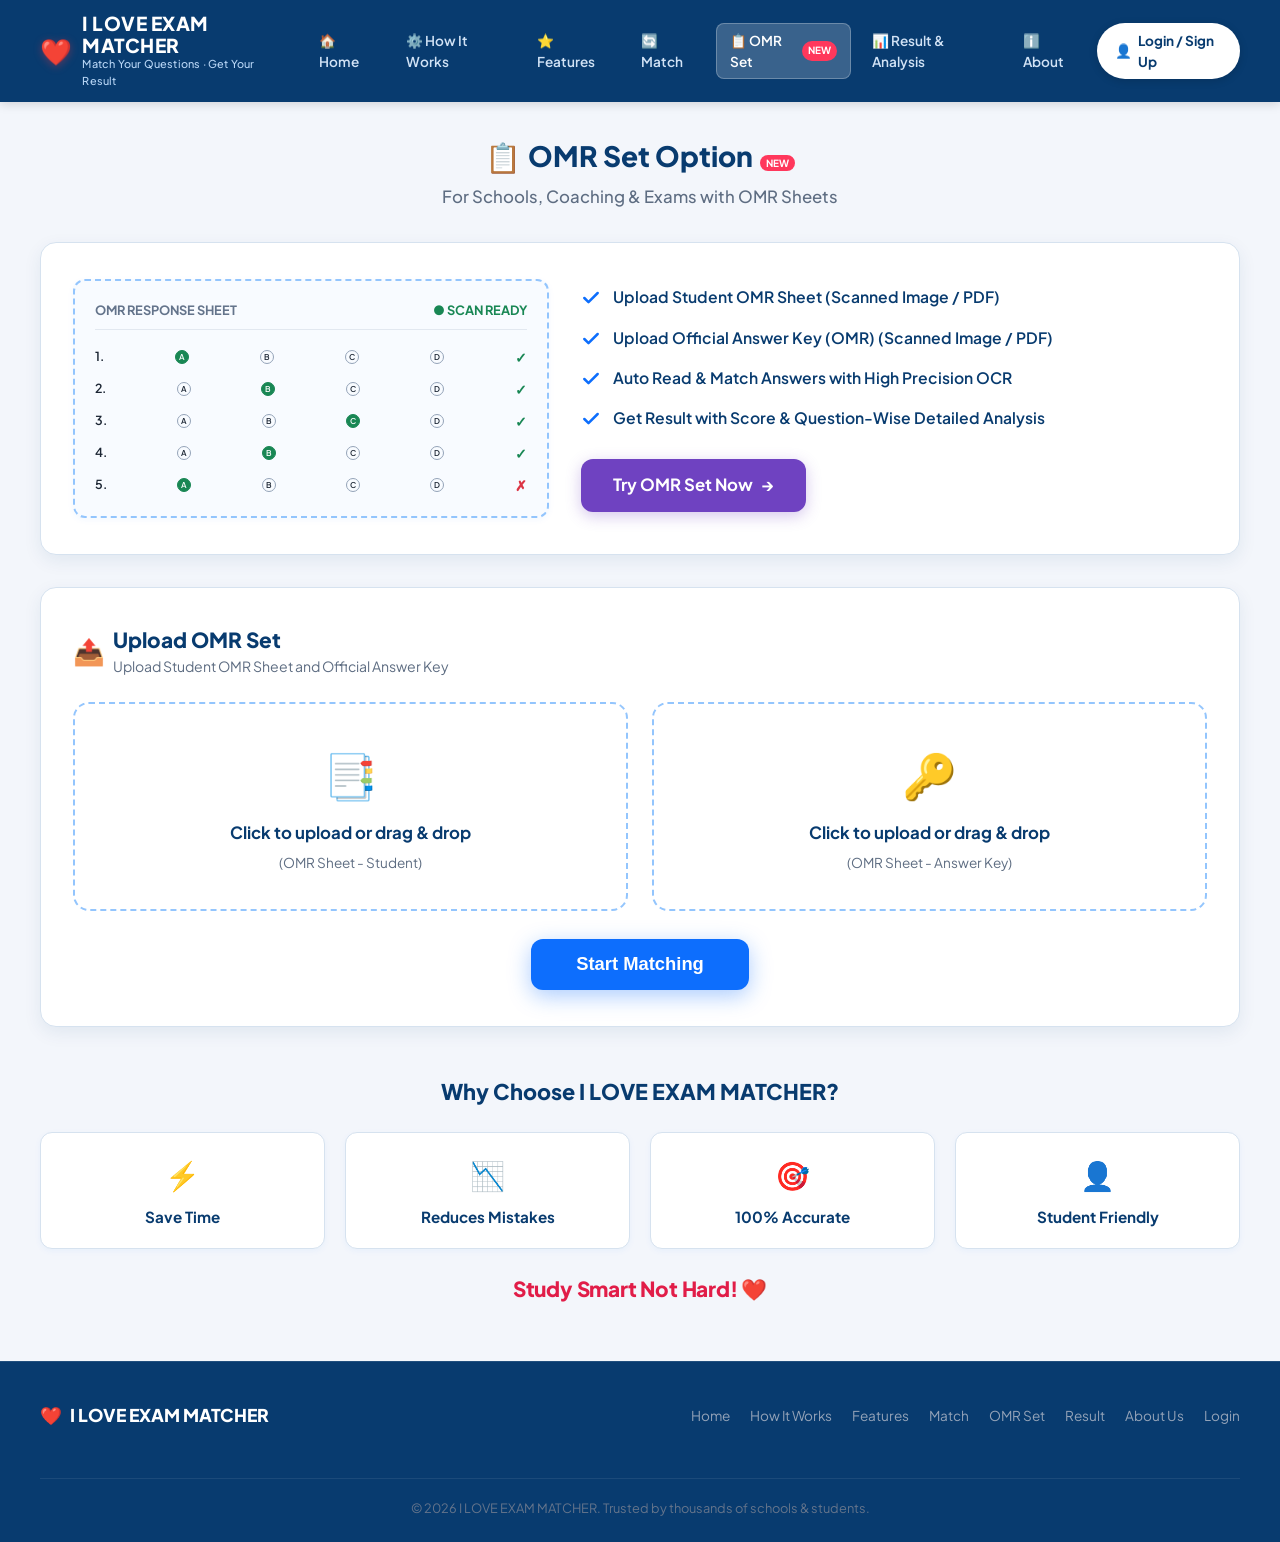
<file: frontend/omr-set.html>
<!DOCTYPE html>
<html lang="hi">
<head>
  <meta charset="UTF-8" />
  <meta name="viewport" content="width=device-width, initial-scale=1.0" />
  <title>OMR Set Option | I LOVE EXAM MATCHER</title>
  <link rel="stylesheet" href="css/style.css" />
  <link rel="icon" href="data:image/svg+xml,<svg xmlns='http://www.w3.org/2000/svg' viewBox='0 0 100 100'><text y='.9em' font-size='90'>❤️</text></svg>">
</head>
<body>

  <!-- ==================== Header ==================== -->
  <header class="site-navbar">
    <div class="navbar-container">
      <a href="index.html" class="brand-link">
        <span class="brand-heart">❤️</span>
        <div class="brand-text-wrap">
          <span class="brand-title">I LOVE EXAM MATCHER</span>
          <span class="brand-subtitle">Match Your Questions · Get Your Result</span>
        </div>
      </a>

      <button class="menu-toggle" aria-label="Open Menu">☰</button>

      <ul class="nav-menu">
        <li><a href="index.html" class="nav-link">🏠 Home</a></li>
        <li><a href="how-it-works.html" class="nav-link">⚙️ How It Works</a></li>
        <li><a href="features.html" class="nav-link">⭐ Features</a></li>
        <li><a href="match.html" class="nav-link">🔄 Match</a></li>
        <li><a href="omr-set.html" class="nav-link active">📋 OMR Set <span class="nav-badge-new">New</span></a></li>
        <li><a href="result.html" class="nav-link">📊 Result & Analysis</a></li>
        <li><a href="about.html" class="nav-link">ℹ️ About</a></li>
        <li><a href="login.html" class="nav-btn-login"><span>👤</span> Login / Sign Up</a></li>
      </ul>
    </div>
  </header>

  <!-- ==================== Main Content: Slide 6 & 8 OMR Set ==================== -->
  <main class="main-content">
    <div class="container-xl">

      <div class="page-header-center">
        <div class="page-title-badge">
          <span style="color:#6f42c1;font-size:1.8rem;">📋</span>
          <span>OMR Set Option <span class="nav-badge-new">New</span></span>
        </div>
        <p class="page-subtitle">For Schools, Coaching & Exams with OMR Sheets</p>
      </div>

      <!-- Slide 6: OMR Intro & Feature Showcase -->
      <section class="omr-intro-card">
        <div class="omr-graphic-split">
          <!-- Left: OMR Sheet Graphic Illustration -->
          <div class="omr-sheet-illustration">
            <div class="omr-sheet-header">
              <span>OMR RESPONSE SHEET</span>
              <span style="color:#198754;">● SCAN READY</span>
            </div>
            <div class="omr-mock-grid">
              <div class="omr-row-sample">
                <span>1.</span>
                <span class="omr-bubble checked">A</span>
                <span class="omr-bubble">B</span>
                <span class="omr-bubble">C</span>
                <span class="omr-bubble">D</span>
                <span style="color:#198754;font-size:0.9rem;">✓</span>
              </div>
              <div class="omr-row-sample">
                <span>2.</span>
                <span class="omr-bubble">A</span>
                <span class="omr-bubble checked">B</span>
                <span class="omr-bubble">C</span>
                <span class="omr-bubble">D</span>
                <span style="color:#198754;font-size:0.9rem;">✓</span>
              </div>
              <div class="omr-row-sample">
                <span>3.</span>
                <span class="omr-bubble">A</span>
                <span class="omr-bubble">B</span>
                <span class="omr-bubble checked">C</span>
                <span class="omr-bubble">D</span>
                <span style="color:#198754;font-size:0.9rem;">✓</span>
              </div>
              <div class="omr-row-sample">
                <span>4.</span>
                <span class="omr-bubble">A</span>
                <span class="omr-bubble checked">B</span>
                <span class="omr-bubble">C</span>
                <span class="omr-bubble">D</span>
                <span style="color:#198754;font-size:0.9rem;">✓</span>
              </div>
              <div class="omr-row-sample">
                <span>5.</span>
                <span class="omr-bubble checked">A</span>
                <span class="omr-bubble">B</span>
                <span class="omr-bubble">C</span>
                <span class="omr-bubble">D</span>
                <span style="color:#dc3545;font-size:0.9rem;">✗</span>
              </div>
            </div>
          </div>

          <!-- Right: Features List matching Slide 6 -->
          <div>
            <ul class="omr-features-list">
              <li class="omr-feature-point">
                <svg width="20" height="20" viewBox="0 0 24 24" fill="none" stroke="currentColor" stroke-width="3" stroke-linecap="round" stroke-linejoin="round"><polyline points="20 6 9 17 4 12"></polyline></svg>
                <span>Upload Student OMR Sheet (Scanned Image / PDF)</span>
              </li>
              <li class="omr-feature-point">
                <svg width="20" height="20" viewBox="0 0 24 24" fill="none" stroke="currentColor" stroke-width="3" stroke-linecap="round" stroke-linejoin="round"><polyline points="20 6 9 17 4 12"></polyline></svg>
                <span>Upload Official Answer Key (OMR) (Scanned Image / PDF)</span>
              </li>
              <li class="omr-feature-point">
                <svg width="20" height="20" viewBox="0 0 24 24" fill="none" stroke="currentColor" stroke-width="3" stroke-linecap="round" stroke-linejoin="round"><polyline points="20 6 9 17 4 12"></polyline></svg>
                <span>Auto Read & Match Answers with High Precision OCR</span>
              </li>
              <li class="omr-feature-point">
                <svg width="20" height="20" viewBox="0 0 24 24" fill="none" stroke="currentColor" stroke-width="3" stroke-linecap="round" stroke-linejoin="round"><polyline points="20 6 9 17 4 12"></polyline></svg>
                <span>Get Result with Score & Question-Wise Detailed Analysis</span>
              </li>
            </ul>

            <a href="#omrUploadArea" class="btn-purple-action">
              <span>Try OMR Set Now</span>
              <span>→</span>
            </a>
          </div>
        </div>
      </section>

      <!-- Slide 8 Upload Area: Upload Student OMR Sheet and Official Answer Key -->
      <section class="hero-wrapper" id="omrUploadArea" style="margin-top: 2rem;">
        <div style="display:flex;align-items:center;gap:0.5rem;margin-bottom:1.5rem;">
          <span style="font-size:1.6rem;color:#0d6efd;">📤</span>
          <div>
            <h2 style="font-size:1.3rem;font-weight:800;color:var(--primary-navy);">Upload OMR Set</h2>
            <p style="font-size:0.88rem;color:var(--text-muted);">Upload Student OMR Sheet and Official Answer Key</p>
          </div>
        </div>

        <div class="upload-dropzone-grid">
          <!-- Dropzone 1 -->
          <div class="dropzone-box" id="dropzoneStudentOmr">
            <input type="file" id="inputStudentOmr" accept=".pdf,.jpg,.jpeg,.png" />
            <div class="dropzone-icon" style="color:#0d6efd;">📑</div>
            <div class="dropzone-title">Click to upload or drag & drop</div>
            <div class="dropzone-sub">(OMR Sheet - Student)</div>
            <div class="file-selected-pill"></div>
          </div>

          <!-- Dropzone 2 -->
          <div class="dropzone-box" id="dropzoneKeyOmr">
            <input type="file" id="inputKeyOmr" accept=".pdf,.jpg,.jpeg,.png" />
            <div class="dropzone-icon" style="color:#198754;">🔑</div>
            <div class="dropzone-title">Click to upload or drag & drop</div>
            <div class="dropzone-sub">(OMR Sheet - Answer Key)</div>
            <div class="file-selected-pill"></div>
          </div>
        </div>

        <div style="text-align: center; margin-top: 1rem;">
          <button type="button" class="btn-big-action" id="startOmrBtn" onclick="handleStartMatch('result.html')">
            <span>Start Matching</span>
          </button>
        </div>
      </section>

      <!-- Slide 6 Lower: Why Choose I LOVE EXAM MATCHER? -->
      <section class="why-choose-section">
        <h3 class="why-choose-title">Why Choose I LOVE EXAM MATCHER?</h3>

        <div class="why-cards-grid">
          <div class="why-card">
            <div class="why-card-icon">⚡</div>
            <div class="why-card-title">Save Time</div>
          </div>
          <div class="why-card">
            <div class="why-card-icon" style="color:#dc3545;">📉</div>
            <div class="why-card-title">Reduces Mistakes</div>
          </div>
          <div class="why-card">
            <div class="why-card-icon" style="color:#198754;">🎯</div>
            <div class="why-card-title">100% Accurate</div>
          </div>
          <div class="why-card">
            <div class="why-card-icon" style="color:#6f42c1;">👤</div>
            <div class="why-card-title">Student Friendly</div>
          </div>
        </div>

        <div class="study-smart-banner">
          Study Smart Not Hard! ❤️
        </div>
      </section>

    </div>
  </main>

  <!-- ==================== Footer ==================== -->
  <footer class="site-footer">
    <div class="footer-container">
      <div class="footer-brand">
        <span>❤️</span> I LOVE EXAM MATCHER
      </div>
      <ul class="footer-links">
        <li><a href="index.html">Home</a></li>
        <li><a href="how-it-works.html">How It Works</a></li>
        <li><a href="features.html">Features</a></li>
        <li><a href="match.html">Match</a></li>
        <li><a href="omr-set.html">OMR Set</a></li>
        <li><a href="result.html">Result</a></li>
        <li><a href="about.html">About Us</a></li>
        <li><a href="login.html">Login</a></li>
      </ul>
      <p class="footer-copy">
        © 2026 I LOVE EXAM MATCHER. Trusted by thousands of schools & students.
      </p>
    </div>
  </footer>

  <script src="js/app.js"></script>
</body>
</html>
</file>
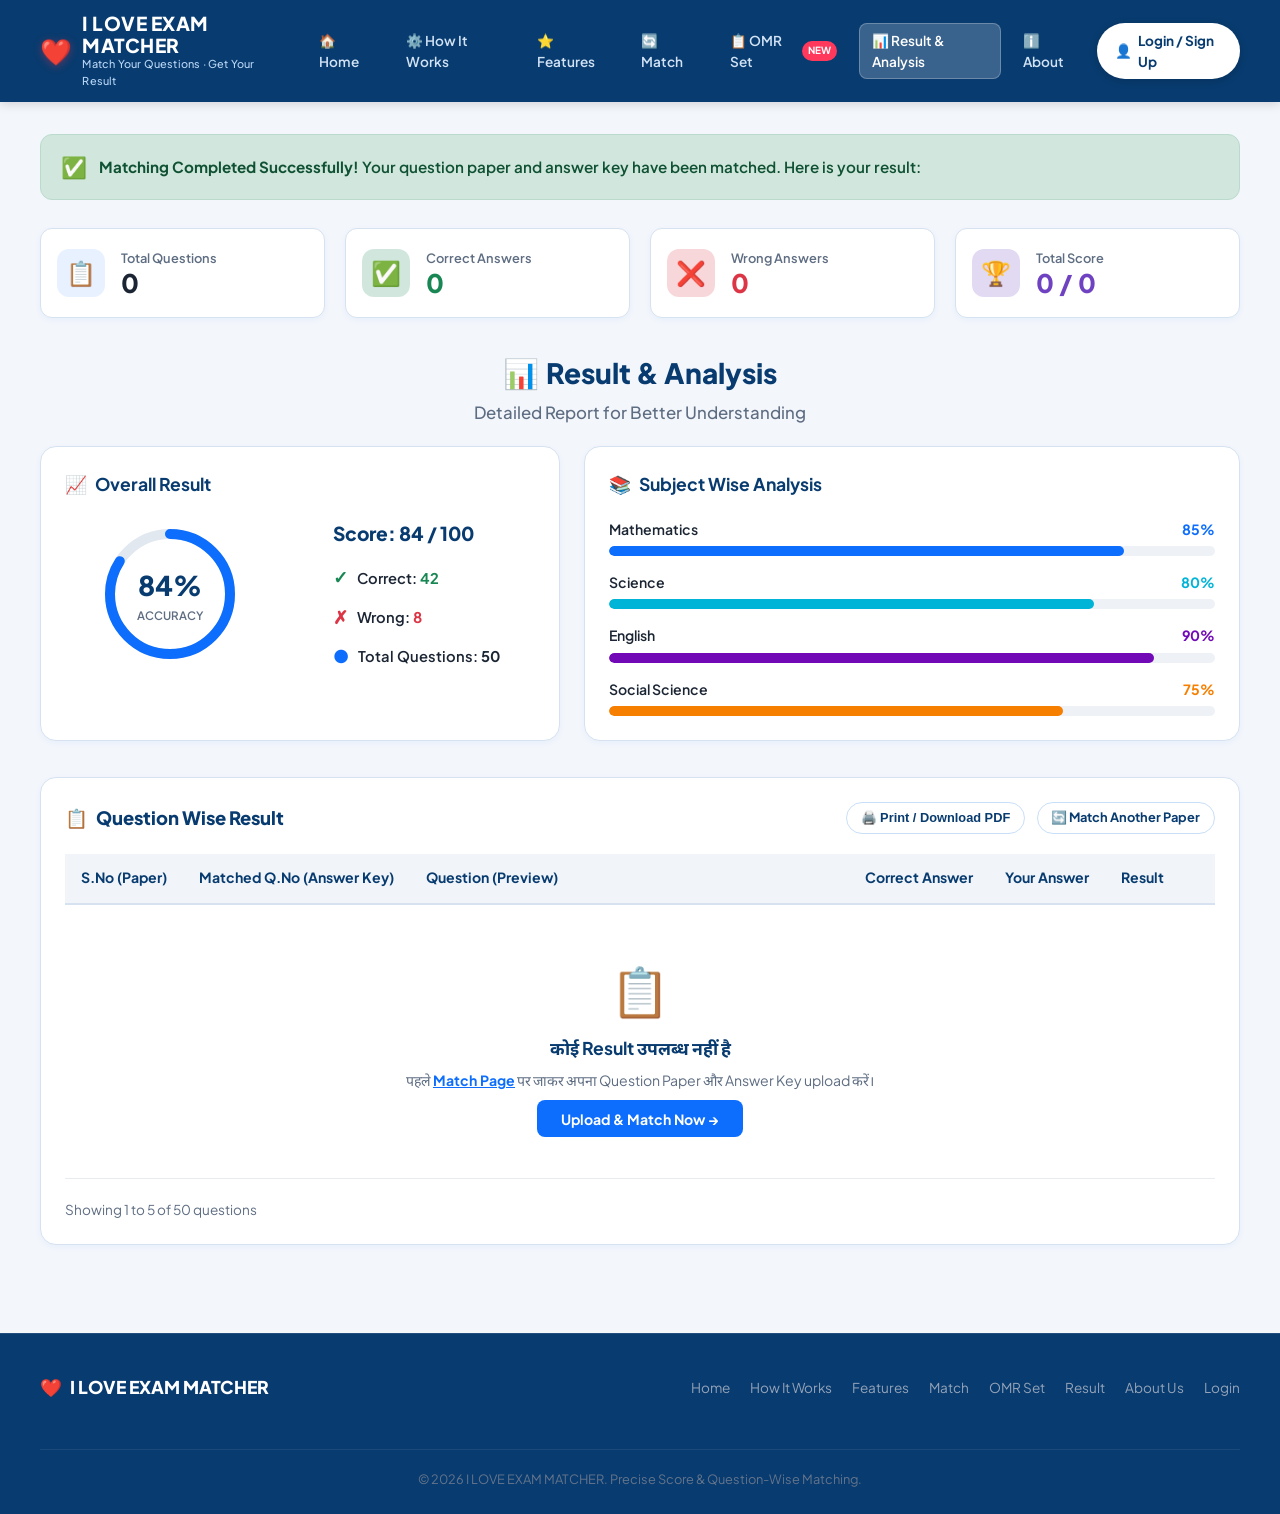
<file: frontend/result.html>
<!DOCTYPE html>
<html lang="hi">
<head>
  <meta charset="UTF-8" />
  <meta name="viewport" content="width=device-width, initial-scale=1.0" />
  <title>Result & Analysis | I LOVE EXAM MATCHER</title>
  <link rel="stylesheet" href="css/style.css" />
  <link rel="icon" href="data:image/svg+xml,<svg xmlns='http://www.w3.org/2000/svg' viewBox='0 0 100 100'><text y='.9em' font-size='90'>❤️</text></svg>">
</head>
<body>

  <!-- ==================== Header ==================== -->
  <header class="site-navbar">
    <div class="navbar-container">
      <a href="index.html" class="brand-link">
        <span class="brand-heart">❤️</span>
        <div class="brand-text-wrap">
          <span class="brand-title">I LOVE EXAM MATCHER</span>
          <span class="brand-subtitle">Match Your Questions · Get Your Result</span>
        </div>
      </a>

      <button class="menu-toggle" aria-label="Open Menu">☰</button>

      <ul class="nav-menu">
        <li><a href="index.html" class="nav-link">🏠 Home</a></li>
        <li><a href="how-it-works.html" class="nav-link">⚙️ How It Works</a></li>
        <li><a href="features.html" class="nav-link">⭐ Features</a></li>
        <li><a href="match.html" class="nav-link">🔄 Match</a></li>
        <li><a href="omr-set.html" class="nav-link">📋 OMR Set <span class="nav-badge-new">New</span></a></li>
        <li><a href="result.html" class="nav-link active">📊 Result & Analysis</a></li>
        <li><a href="about.html" class="nav-link">ℹ️ About</a></li>
        <li><a href="login.html" class="nav-btn-login"><span>👤</span> Login / Sign Up</a></li>
      </ul>
    </div>
  </header>

  <!-- ==================== Main Content: Slide 4 & 7 Result & Analysis ==================== -->
  <main class="main-content">
    <div class="container-xl">

      <!-- Slide 4 Success Banner -->
      <div class="result-success-banner">
        <span style="font-size: 1.3rem;">✅</span>
        <div>
          <strong>Matching Completed Successfully!</strong> Your question paper and answer key have been matched. Here is your result:
        </div>
      </div>

      <!-- Slide 4 Top 4 Metric Cards -->
      <div class="result-metrics-grid">
        <!-- Metric 1: Total Questions -->
        <div class="metric-card metric-blue">
          <div class="metric-icon-box">📋</div>
          <div class="metric-info">
            <span class="metric-label">Total Questions</span>
            <span class="metric-value" id="metricTotal">50</span>
          </div>
        </div>

        <!-- Metric 2: Correct Answers -->
        <div class="metric-card metric-green">
          <div class="metric-icon-box">✅</div>
          <div class="metric-info">
            <span class="metric-label">Correct Answers</span>
            <span class="metric-value" id="metricCorrect">42</span>
          </div>
        </div>

        <!-- Metric 3: Wrong Answers -->
        <div class="metric-card metric-red">
          <div class="metric-icon-box">❌</div>
          <div class="metric-info">
            <span class="metric-label">Wrong Answers</span>
            <span class="metric-value" id="metricWrong">8</span>
          </div>
        </div>

        <!-- Metric 4: Total Score -->
        <div class="metric-card metric-purple">
          <div class="metric-icon-box">🏆</div>
          <div class="metric-info">
            <span class="metric-label">Total Score</span>
            <span class="metric-value" id="metricScore">84 / 100</span>
          </div>
        </div>
      </div>

      <!-- Slide 7: Result & Analysis (Circular Score & Subject Wise Split) -->
      <div class="page-header-center" style="margin-top: 1.5rem; margin-bottom: 1.25rem;">
        <div class="page-title-badge">
          <span style="color:#0d6efd;font-size:1.8rem;">📊</span>
          <span>Result & Analysis</span>
        </div>
        <p class="page-subtitle">Detailed Report for Better Understanding</p>
      </div>

      <div class="analysis-split-grid">
        <!-- Left Box: Overall Result with Circular Progress -->
        <div class="analysis-box">
          <div class="analysis-box-title">
            <span>📈</span> Overall Result
          </div>

          <div class="circular-score-wrapper">
            <!-- Circular Donut Chart matching Slide 7 -->
            <div class="circular-progress">
              <svg viewBox="0 0 140 140">
                <circle class="circle-bg" cx="70" cy="70" r="60"></circle>
                <circle class="circle-bar" cx="70" cy="70" r="60"></circle>
              </svg>
              <div class="circle-text">
                <div class="circle-percent" id="circlePercent">84%</div>
                <div class="circle-sublabel">ACCURACY</div>
              </div>
            </div>

            <!-- Stats Breakdown -->
            <div class="score-stats-breakdown">
              <div style="font-size: 1.2rem; font-weight: 800; color: var(--primary-navy); margin-bottom: 4px;" id="overallScoreText">
                Score: 84 / 100
              </div>
              <div class="stat-row-item">
                <span style="color:var(--success);font-size:1.1rem;">✓</span>
                <span>Correct: <strong style="color:var(--success);" id="statCorrect">42</strong></span>
              </div>
              <div class="stat-row-item">
                <span style="color:var(--danger);font-size:1.1rem;">✗</span>
                <span>Wrong: <strong style="color:var(--danger);" id="statWrong">8</strong></span>
              </div>
              <div class="stat-row-item">
                <span style="color:var(--primary-blue);font-size:1.1rem;">●</span>
                <span>Total Questions: <strong id="statTotal">50</strong></span>
              </div>
            </div>
          </div>
        </div>

        <!-- Right Box: Subject Wise Analysis matching Slide 7 -->
        <div class="analysis-box">
          <div class="analysis-box-title">
            <span>📚</span> Subject Wise Analysis
          </div>

          <div class="subject-bars-list" id="subjectBarsList">
            <!-- Math -->
            <div class="subject-bar-item">
              <div class="subject-bar-header">
                <span>Mathematics</span>
                <span style="color:#0d6efd;font-weight:700;">85%</span>
              </div>
              <div class="progress-track">
                <div class="progress-fill fill-math"></div>
              </div>
            </div>

            <!-- Science -->
            <div class="subject-bar-item">
              <div class="subject-bar-header">
                <span>Science</span>
                <span style="color:#00b4d8;font-weight:700;">80%</span>
              </div>
              <div class="progress-track">
                <div class="progress-fill fill-sci"></div>
              </div>
            </div>

            <!-- English -->
            <div class="subject-bar-item">
              <div class="subject-bar-header">
                <span>English</span>
                <span style="color:#7209b7;font-weight:700;">90%</span>
              </div>
              <div class="progress-track">
                <div class="progress-fill fill-eng"></div>
              </div>
            </div>

            <!-- Social Science -->
            <div class="subject-bar-item">
              <div class="subject-bar-header">
                <span>Social Science</span>
                <span style="color:#f77f00;font-weight:700;">75%</span>
              </div>
              <div class="progress-track">
                <div class="progress-fill fill-soc"></div>
              </div>
            </div>
          </div>
        </div>
      </div>

      <!-- Slide 4: Question Wise Result Table -->
      <section class="table-card">
        <div class="table-card-header">
          <div class="table-card-title">
            <span>📋</span> Question Wise Result
          </div>
          <div style="display:flex;gap:0.75rem;">
            <button onclick="window.print()" class="check-pill" style="cursor:pointer;background:#ffffff;">
              🖨️ Print / Download PDF
            </button>
            <a href="match.html" class="check-pill" style="text-decoration:none;cursor:pointer;background:#ffffff;">
              🔄 Match Another Paper
            </a>
          </div>
        </div>

        <div class="table-responsive">
          <table class="result-table">
            <thead>
              <tr>
                <th style="width: 100px;">S.No (Paper)</th>
                <th style="width: 140px;">Matched Q.No (Answer Key)</th>
                <th>Question (Preview)</th>
                <th style="width: 110px;">Correct Answer</th>
                <th style="width: 110px;">Your Answer</th>
                <th style="width: 110px;">Result</th>
              </tr>
            </thead>
            <tbody id="resultTableBody">
              <!-- Dynamically rendered by app.js -->
            </tbody>
          </table>
        </div>

        <!-- Table Pagination & Counter matching Slide 4 -->
        <div class="pagination-row">
          <div id="tableCounterText">Showing 1 to 5 of 50 questions</div>
          <div class="pagination-btns" id="paginationBtns">
            <!-- Dynamically populated page buttons -->
          </div>
        </div>
      </section>

    </div>
  </main>

  <!-- ==================== Footer ==================== -->
  <footer class="site-footer">
    <div class="footer-container">
      <div class="footer-brand">
        <span>❤️</span> I LOVE EXAM MATCHER
      </div>
      <ul class="footer-links">
        <li><a href="index.html">Home</a></li>
        <li><a href="how-it-works.html">How It Works</a></li>
        <li><a href="features.html">Features</a></li>
        <li><a href="match.html">Match</a></li>
        <li><a href="omr-set.html">OMR Set</a></li>
        <li><a href="result.html">Result</a></li>
        <li><a href="about.html">About Us</a></li>
        <li><a href="login.html">Login</a></li>
      </ul>
      <p class="footer-copy">
        © 2026 I LOVE EXAM MATCHER. Precise Score & Question-Wise Matching.
      </p>
    </div>
  </footer>

  <script src="js/app.js"></script>
</body>
</html>
</file>
<file: frontend/css/style.css>
/* ==========================================================================
   I LOVE EXAM MATCHER - Comprehensive Stylesheet
   Matches exact UI, colors, typography and layout of reference slides
   ========================================================================== */

@import url('https://fonts.googleapis.com/css2?family=Plus+Jakarta+Sans:wght@400;500;600;700;800&family=Noto+Sans+Devanagari:wght@400;500;600;700&display=swap');

:root {
  --primary-navy: #083b6f;
  --primary-blue: #0d6efd;
  --primary-dark: #0951bd;
  --primary-light: #e7f1ff;
  --secondary-blue: #177bd8;
  
  --bg-main: #f3f6fb;
  --bg-card: #ffffff;
  --border-color: #d6e2ef;
  --border-hover: #93c5fd;

  --text-main: #1b2533;
  --text-muted: #5e6d82;
  --text-light: #8fa0b5;

  --success: #198754;
  --success-bg: #d1e7dd;
  --success-text: #0f5132;

  --danger: #dc3545;
  --danger-bg: #f8d7da;
  --danger-text: #842029;

  --warning: #ffc107;
  --warning-bg: #fff3cd;
  
  --purple: #6f42c1;
  --purple-bg: #e2d9f3;
  
  --orange: #fd7e14;
  --orange-bg: #ffe5d0;

  --teal: #20c997;
  --teal-bg: #d2f4ea;

  --radius-sm: 8px;
  --radius-md: 12px;
  --radius-lg: 16px;
  --radius-full: 9999px;

  --shadow-sm: 0 2px 6px rgba(13, 110, 253, 0.05);
  --shadow-md: 0 6px 18px rgba(11, 59, 111, 0.08);
  --shadow-lg: 0 12px 32px rgba(11, 59, 111, 0.12);
  --shadow-hover: 0 10px 25px rgba(13, 110, 253, 0.16);

  --font-sans: 'Plus Jakarta Sans', 'Noto Sans Devanagari', -apple-system, BlinkMacSystemFont, 'Segoe UI', Roboto, sans-serif;
}

*, *::before, *::after {
  box-sizing: border-box;
  margin: 0;
  padding: 0;
}

body {
  font-family: var(--font-sans);
  background-color: var(--bg-main);
  color: var(--text-main);
  line-height: 1.55;
  min-height: 100vh;
  display: flex;
  flex-direction: column;
}

/* ==========================================================================
   Header & Navigation
   ========================================================================== */
.site-navbar {
  background: var(--primary-navy);
  color: #ffffff;
  position: sticky;
  top: 0;
  z-index: 1000;
  box-shadow: 0 2px 10px rgba(0, 0, 0, 0.15);
}

.navbar-container {
  max-width: 1240px;
  margin: 0 auto;
  padding: 0.75rem 1.25rem;
  display: flex;
  align-items: center;
  justify-content: space-between;
  gap: 1rem;
}

.brand-link {
  display: flex;
  align-items: center;
  gap: 0.65rem;
  text-decoration: none;
  color: #ffffff;
}

.brand-heart {
  font-size: 1.6rem;
  line-height: 1;
  filter: drop-shadow(0 2px 4px rgba(220, 53, 69, 0.4));
  animation: pulse-heart 2s infinite ease-in-out;
}

@keyframes pulse-heart {
  0%, 100% { transform: scale(1); }
  50% { transform: scale(1.1); }
}

.brand-text-wrap {
  display: flex;
  flex-direction: column;
}

.brand-title {
  font-size: 1.2rem;
  font-weight: 800;
  letter-spacing: 0.5px;
  line-height: 1.15;
  color: #ffffff;
  text-transform: uppercase;
}

.brand-subtitle {
  font-size: 0.68rem;
  color: #b7d5f5;
  font-weight: 500;
  letter-spacing: 0.2px;
}

.nav-menu {
  display: flex;
  align-items: center;
  gap: 0.5rem;
  list-style: none;
}

.nav-link {
  display: flex;
  align-items: center;
  gap: 0.35rem;
  color: #d1e2f5;
  text-decoration: none;
  font-size: 0.85rem;
  font-weight: 600;
  padding: 0.45rem 0.85rem;
  border-radius: var(--radius-sm);
  transition: all 0.2s ease;
}

.nav-link:hover {
  color: #ffffff;
  background: rgba(255, 255, 255, 0.12);
}

.nav-link.active {
  color: #ffffff;
  background: rgba(255, 255, 255, 0.2);
  box-shadow: inset 0 0 0 1px rgba(255, 255, 255, 0.25);
}

.nav-badge-new {
  background: #ff385c;
  color: white;
  font-size: 0.62rem;
  font-weight: 700;
  padding: 2px 6px;
  border-radius: 99px;
  margin-left: 2px;
  text-transform: uppercase;
}

.nav-btn-login {
  background: #ffffff;
  color: var(--primary-navy);
  font-weight: 700;
  padding: 0.45rem 1.1rem;
  border-radius: var(--radius-full);
  text-decoration: none;
  display: flex;
  align-items: center;
  gap: 0.4rem;
  font-size: 0.85rem;
  box-shadow: 0 2px 8px rgba(0, 0, 0, 0.15);
  transition: all 0.2s;
}

.nav-btn-login:hover {
  background: #e7f1ff;
  color: var(--primary-dark);
  transform: translateY(-1px);
}

.menu-toggle {
  display: none;
  background: transparent;
  border: none;
  color: white;
  font-size: 1.5rem;
  cursor: pointer;
}

/* ==========================================================================
   Page Layout & Containers
   ========================================================================== */
.main-content {
  flex: 1;
  padding: 2rem 1.25rem 3.5rem;
}

.container-xl {
  max-width: 1200px;
  margin: 0 auto;
}

.container-lg {
  max-width: 1020px;
  margin: 0 auto;
}

.container-md {
  max-width: 820px;
  margin: 0 auto;
}

.page-header-center {
  text-align: center;
  margin-bottom: 2rem;
}

.page-title-badge {
  display: inline-flex;
  align-items: center;
  gap: 0.4rem;
  font-size: 1.75rem;
  font-weight: 800;
  color: var(--primary-navy);
  margin-bottom: 0.35rem;
}

.page-subtitle {
  font-size: 1.05rem;
  color: var(--text-muted);
  font-weight: 500;
}

/* ==========================================================================
   Slide 1: Home / Hero Section
   ========================================================================== */
.hero-wrapper {
  background: #ffffff;
  border-radius: var(--radius-lg);
  border: 1px solid var(--border-color);
  box-shadow: var(--shadow-md);
  padding: 2.25rem 2rem;
  margin-bottom: 2rem;
  position: relative;
  overflow: hidden;
}

.top-pill-badges {
  display: flex;
  flex-wrap: wrap;
  gap: 0.75rem;
  margin-bottom: 1.5rem;
}

.check-pill {
  display: inline-flex;
  align-items: center;
  gap: 0.35rem;
  background: #edf5ff;
  color: var(--primary-navy);
  font-size: 0.8rem;
  font-weight: 700;
  padding: 0.3rem 0.85rem;
  border-radius: var(--radius-full);
  border: 1px solid #c9dff7;
}

.check-pill svg {
  color: var(--primary-blue);
}

.hero-grid {
  display: grid;
  grid-template-columns: 1.15fr 0.95fr;
  gap: 2.5rem;
  align-items: center;
}

.hero-text-col {
  display: flex;
  flex-direction: column;
}

.hero-logo-row {
  display: flex;
  align-items: center;
  gap: 0.6rem;
  margin-bottom: 0.75rem;
}

.hero-logo-row h1 {
  font-size: 2.3rem;
  font-weight: 800;
  color: var(--primary-navy);
  letter-spacing: -0.5px;
}

.hero-hindi-heading {
  font-size: 1.6rem;
  font-weight: 700;
  color: #1e3a8a;
  line-height: 1.35;
  margin-bottom: 1rem;
}

.hero-hindi-desc {
  font-size: 0.98rem;
  color: var(--text-muted);
  line-height: 1.6;
  margin-bottom: 1.75rem;
}

/* Feature Cards Pill Row */
.features-pills-row {
  display: flex;
  flex-wrap: wrap;
  gap: 0.65rem;
  margin-bottom: 2rem;
}

.feature-pill-card {
  background: #f8fbff;
  border: 1px solid var(--border-color);
  border-radius: var(--radius-md);
  padding: 0.6rem 0.85rem;
  display: flex;
  flex-direction: column;
  align-items: center;
  justify-content: center;
  text-align: center;
  flex: 1 1 120px;
  min-width: 105px;
  box-shadow: var(--shadow-sm);
  transition: all 0.2s ease;
}

.feature-pill-card:hover {
  border-color: var(--primary-blue);
  background: #eef6ff;
  transform: translateY(-2px);
}

.feature-pill-card .pill-icon {
  font-size: 1.3rem;
  margin-bottom: 0.3rem;
  color: var(--primary-blue);
}

.feature-pill-card .pill-title {
  font-size: 0.75rem;
  font-weight: 700;
  color: var(--primary-navy);
  line-height: 1.25;
}

/* Hero CTA Button */
.hero-cta-btn {
  background: var(--primary-blue);
  color: #ffffff;
  padding: 0.95rem 1.8rem;
  font-size: 1.1rem;
  font-weight: 700;
  border-radius: var(--radius-md);
  text-decoration: none;
  display: inline-flex;
  flex-direction: column;
  align-items: flex-start;
  box-shadow: 0 6px 20px rgba(13, 110, 253, 0.35);
  transition: all 0.2s ease;
  border: none;
  cursor: pointer;
  max-width: fit-content;
}

.hero-cta-btn:hover {
  background: var(--primary-dark);
  transform: translateY(-2px);
  box-shadow: 0 8px 25px rgba(13, 110, 253, 0.45);
}

.cta-btn-main {
  display: flex;
  align-items: center;
  gap: 0.5rem;
}

.cta-btn-sub {
  font-size: 0.75rem;
  font-weight: 500;
  opacity: 0.85;
  margin-top: 2px;
}

/* Hero Visual Matching Graphic */
.matching-graphic-box {
  background: #fdfefe;
  border: 1px solid var(--border-color);
  border-radius: var(--radius-lg);
  padding: 1.75rem 1.25rem;
  position: relative;
  box-shadow: var(--shadow-md);
}

.graphic-callout-badge {
  position: absolute;
  top: -15px;
  right: 15px;
  background: #ffffff;
  border: 2px dashed #0d6efd;
  color: #0b3b6f;
  font-weight: 800;
  font-size: 0.82rem;
  padding: 0.35rem 0.85rem;
  border-radius: var(--radius-full);
  box-shadow: 0 4px 12px rgba(13, 110, 253, 0.15);
  display: flex;
  align-items: center;
  gap: 0.35rem;
  z-index: 10;
}

.matching-diagram {
  display: flex;
  align-items: center;
  justify-content: space-between;
  gap: 1rem;
}

.diagram-card {
  background: #ffffff;
  border: 1.5px solid #d3e2f2;
  border-radius: var(--radius-md);
  padding: 1rem;
  flex: 1;
  box-shadow: var(--shadow-sm);
}

.diagram-card-title {
  font-size: 0.85rem;
  font-weight: 700;
  color: var(--primary-navy);
  margin-bottom: 0.75rem;
  border-bottom: 1px solid #edf2f7;
  padding-bottom: 0.35rem;
}

.question-mock-list {
  display: flex;
  flex-direction: column;
  gap: 0.5rem;
}

.mock-q-row {
  display: flex;
  align-items: center;
  gap: 0.4rem;
  font-size: 0.8rem;
  font-weight: 600;
  color: #4b5563;
}

.mock-bubbles {
  display: flex;
  gap: 3px;
}

.bubble-dot {
  width: 9px;
  height: 9px;
  border-radius: 50%;
  border: 1.5px solid #94a3b8;
  display: inline-block;
}

.bubble-dot.filled {
  background: #0d6efd;
  border-color: #0d6efd;
}

.diagram-center-match {
  display: flex;
  flex-direction: column;
  align-items: center;
  gap: 0.5rem;
}

.auto-match-badge-btn {
  background: #0d6efd;
  color: white;
  font-size: 0.8rem;
  font-weight: 700;
  padding: 0.45rem 0.95rem;
  border-radius: var(--radius-full);
  display: flex;
  align-items: center;
  gap: 0.35rem;
  box-shadow: 0 4px 10px rgba(13, 110, 253, 0.3);
  animation: pulse-badge 2.5s infinite;
}

@keyframes pulse-badge {
  0%, 100% { box-shadow: 0 0 0 0 rgba(13, 110, 253, 0.4); }
  50% { box-shadow: 0 0 0 10px rgba(13, 110, 253, 0); }
}

.diagram-arrows {
  display: flex;
  flex-direction: column;
  align-items: center;
  color: #0d6efd;
  font-size: 1.25rem;
}

/* ==========================================================================
   Slide 2: How It Works Page
   ========================================================================== */
.how-it-works-grid {
  display: grid;
  grid-template-columns: repeat(2, 1fr);
  gap: 1.5rem;
  margin-bottom: 2rem;
}

.step-card {
  background: #ffffff;
  border-radius: var(--radius-lg);
  border: 1px solid var(--border-color);
  padding: 1.75rem 1.5rem;
  display: flex;
  align-items: flex-start;
  gap: 1.25rem;
  box-shadow: var(--shadow-sm);
  transition: transform 0.2s, box-shadow 0.2s;
  position: relative;
}

.step-card:hover {
  transform: translateY(-3px);
  box-shadow: var(--shadow-hover);
}

.step-num-badge {
  width: 44px;
  height: 44px;
  border-radius: 50%;
  color: #ffffff;
  font-size: 1.25rem;
  font-weight: 800;
  display: flex;
  align-items: center;
  justify-content: center;
  flex-shrink: 0;
  box-shadow: 0 4px 10px rgba(0, 0, 0, 0.15);
}

.step-num-1 { background: #0d6efd; }
.step-num-2 { background: #198754; }
.step-num-3 { background: #6f42c1; }
.step-num-4 { background: #fd7e14; }

.step-icon-large {
  font-size: 2.2rem;
  line-height: 1;
  flex-shrink: 0;
  opacity: 0.9;
}

.step-content h3 {
  font-size: 1.15rem;
  font-weight: 700;
  color: var(--primary-navy);
  margin-bottom: 0.4rem;
}

.step-content p {
  font-size: 0.92rem;
  color: var(--text-muted);
  line-height: 1.5;
}

.bottom-trust-bar {
  display: flex;
  justify-content: center;
  align-items: center;
  gap: 2rem;
  padding: 1rem;
  background: #ffffff;
  border-radius: var(--radius-full);
  border: 1px solid var(--border-color);
  max-width: 500px;
  margin: 0 auto;
  box-shadow: var(--shadow-sm);
}

.trust-item {
  display: flex;
  align-items: center;
  gap: 0.4rem;
  font-size: 0.95rem;
  font-weight: 700;
  color: var(--primary-navy);
}

.trust-item svg {
  color: var(--primary-blue);
}

/* ==========================================================================
   Slide 3: Features Page
   ========================================================================== */
.features-grid-3x2 {
  display: grid;
  grid-template-columns: repeat(3, 1fr);
  gap: 1.35rem;
  margin-bottom: 2.5rem;
}

.feature-box {
  background: #ffffff;
  border-radius: var(--radius-md);
  border: 1.5px solid var(--border-color);
  padding: 1.5rem 1.25rem;
  box-shadow: var(--shadow-sm);
  display: flex;
  flex-direction: column;
  gap: 0.65rem;
  transition: all 0.2s ease;
}

.feature-box:hover {
  border-color: var(--primary-blue);
  box-shadow: var(--shadow-hover);
  transform: translateY(-2px);
}

.feature-box-icon {
  width: 44px;
  height: 44px;
  border-radius: var(--radius-sm);
  display: flex;
  align-items: center;
  justify-content: center;
  font-size: 1.4rem;
}

.icon-blue { background: #e7f1ff; color: #0d6efd; }
.icon-purple { background: #f1eaff; color: #6f42c1; }
.icon-green { background: #e6f7ef; color: #198754; }

.feature-box-title {
  font-size: 1.05rem;
  font-weight: 700;
  color: var(--primary-navy);
}

.feature-box-desc {
  font-size: 0.88rem;
  color: var(--text-muted);
  line-height: 1.45;
}

.feature-big-action-row {
  text-align: center;
  margin-bottom: 2rem;
}

.btn-big-action {
  background: var(--primary-blue);
  color: white;
  font-size: 1.15rem;
  font-weight: 700;
  padding: 0.9rem 2.8rem;
  border-radius: var(--radius-md);
  text-decoration: none;
  display: inline-flex;
  align-items: center;
  gap: 0.65rem;
  box-shadow: 0 6px 22px rgba(13, 110, 253, 0.35);
  transition: all 0.2s;
  border: none;
  cursor: pointer;
}

.btn-big-action:hover {
  background: var(--primary-dark);
  transform: translateY(-2px);
}

.features-bottom-bullets {
  display: flex;
  justify-content: center;
  flex-wrap: wrap;
  gap: 1.75rem;
  padding-top: 1rem;
}

.bottom-bullet-item {
  display: flex;
  align-items: center;
  gap: 0.5rem;
  font-size: 0.92rem;
  font-weight: 600;
  color: var(--primary-navy);
}

/* ==========================================================================
   Slide 6 & 8: OMR Set Option & Upload Section
   ========================================================================== */
.omr-intro-card {
  background: #ffffff;
  border-radius: var(--radius-lg);
  border: 1px solid var(--border-color);
  padding: 2.25rem 2rem;
  box-shadow: var(--shadow-md);
  margin-bottom: 2rem;
}

.omr-graphic-split {
  display: grid;
  grid-template-columns: 0.95fr 1.25fr;
  gap: 2rem;
  align-items: center;
}

.omr-sheet-illustration {
  background: #f8fbff;
  border: 2px dashed #93c5fd;
  border-radius: var(--radius-md);
  padding: 1.25rem;
  box-shadow: var(--shadow-sm);
}

.omr-sheet-header {
  display: flex;
  justify-content: space-between;
  align-items: center;
  margin-bottom: 1rem;
  border-bottom: 1px solid #e2e8f0;
  padding-bottom: 0.5rem;
  font-size: 0.8rem;
  font-weight: 700;
  color: #64748b;
}

.omr-mock-grid {
  display: grid;
  gap: 0.6rem;
}

.omr-row-sample {
  display: flex;
  align-items: center;
  justify-content: space-between;
  font-size: 0.78rem;
  font-weight: 600;
}

.omr-bubble {
  width: 14px;
  height: 14px;
  border-radius: 50%;
  border: 1.5px solid #94a3b8;
  display: inline-flex;
  align-items: center;
  justify-content: center;
  font-size: 8px;
}

.omr-bubble.checked {
  background: #198754;
  border-color: #198754;
  color: white;
}

.omr-features-list {
  list-style: none;
  display: flex;
  flex-direction: column;
  gap: 1rem;
  margin-bottom: 1.75rem;
}

.omr-feature-point {
  display: flex;
  align-items: flex-start;
  gap: 0.75rem;
  font-size: 0.98rem;
  font-weight: 600;
  color: var(--primary-navy);
}

.omr-feature-point svg {
  color: var(--primary-blue);
  flex-shrink: 0;
  margin-top: 3px;
}

.btn-purple-action {
  background: #6f42c1;
  color: white;
  font-size: 1.05rem;
  font-weight: 700;
  padding: 0.85rem 2rem;
  border-radius: var(--radius-md);
  text-decoration: none;
  display: inline-flex;
  align-items: center;
  gap: 0.5rem;
  box-shadow: 0 4px 15px rgba(111, 66, 193, 0.3);
  transition: all 0.2s;
  border: none;
  cursor: pointer;
}

.btn-purple-action:hover {
  background: #5a32a3;
  transform: translateY(-2px);
}

/* Upload Dropzones */
.upload-dropzone-grid {
  display: grid;
  grid-template-columns: repeat(2, 1fr);
  gap: 1.5rem;
  margin-bottom: 1.75rem;
}

.dropzone-box {
  background: #ffffff;
  border: 2px dashed #93c5fd;
  border-radius: var(--radius-lg);
  padding: 2.25rem 1.5rem;
  text-align: center;
  cursor: pointer;
  transition: all 0.25s ease;
  position: relative;
  overflow: hidden;
}

.dropzone-box:hover, .dropzone-box.dragover {
  border-color: var(--primary-blue);
  background: #f0f7ff;
  transform: translateY(-2px);
}

.dropzone-box input[type="file"] {
  position: absolute;
  top: 0; left: 0;
  width: 100%; height: 100%;
  opacity: 0;
  cursor: pointer;
}

.dropzone-icon {
  font-size: 2.75rem;
  margin-bottom: 0.75rem;
  color: var(--primary-blue);
}

.dropzone-title {
  font-size: 1.05rem;
  font-weight: 700;
  color: var(--primary-navy);
  margin-bottom: 0.35rem;
}

.dropzone-sub {
  font-size: 0.85rem;
  color: var(--text-muted);
}

.file-selected-pill {
  display: none;
  margin-top: 0.75rem;
  background: #e7f1ff;
  color: var(--primary-navy);
  font-size: 0.85rem;
  font-weight: 600;
  padding: 0.4rem 0.85rem;
  border-radius: var(--radius-full);
  border: 1px solid #bfdbfe;
}

/* Why Choose Section */
.why-choose-section {
  text-align: center;
  margin-top: 3rem;
}

.why-choose-title {
  font-size: 1.35rem;
  font-weight: 800;
  color: var(--primary-navy);
  margin-bottom: 1.5rem;
}

.why-cards-grid {
  display: grid;
  grid-template-columns: repeat(4, 1fr);
  gap: 1.25rem;
  margin-bottom: 1.5rem;
}

.why-card {
  background: #ffffff;
  border: 1px solid var(--border-color);
  border-radius: var(--radius-md);
  padding: 1.25rem 1rem;
  display: flex;
  flex-direction: column;
  align-items: center;
  gap: 0.5rem;
  box-shadow: var(--shadow-sm);
  transition: all 0.2s;
}

.why-card:hover {
  transform: translateY(-3px);
  box-shadow: var(--shadow-hover);
}

.why-card-icon {
  font-size: 1.75rem;
  color: var(--primary-blue);
}

.why-card-title {
  font-size: 0.95rem;
  font-weight: 700;
  color: var(--primary-navy);
}

.study-smart-banner {
  font-size: 1.3rem;
  font-weight: 800;
  color: #e11d48;
  letter-spacing: -0.2px;
}

/* ==========================================================================
   Slide 4 & 7: Result & Analysis Page
   ========================================================================== */
.result-success-banner {
  background: #d1e7dd;
  border: 1px solid #badbcc;
  color: #0f5132;
  border-radius: var(--radius-md);
  padding: 1rem 1.25rem;
  display: flex;
  align-items: center;
  gap: 0.75rem;
  margin-bottom: 1.75rem;
  font-size: 0.95rem;
  font-weight: 600;
}

.result-metrics-grid {
  display: grid;
  grid-template-columns: repeat(4, 1fr);
  gap: 1.25rem;
  margin-bottom: 2rem;
}

.metric-card {
  background: #ffffff;
  border: 1px solid var(--border-color);
  border-radius: var(--radius-md);
  padding: 1.25rem 1rem;
  display: flex;
  align-items: center;
  gap: 1rem;
  box-shadow: var(--shadow-sm);
}

.metric-icon-box {
  width: 48px;
  height: 48px;
  border-radius: var(--radius-md);
  display: flex;
  align-items: center;
  justify-content: center;
  font-size: 1.5rem;
  flex-shrink: 0;
}

.metric-info {
  display: flex;
  flex-direction: column;
}

.metric-label {
  font-size: 0.8rem;
  color: var(--text-muted);
  font-weight: 600;
}

.metric-value {
  font-size: 1.6rem;
  font-weight: 800;
  color: var(--text-main);
  line-height: 1.1;
}

.metric-blue .metric-icon-box { background: #e7f1ff; color: #0d6efd; }
.metric-green .metric-icon-box { background: #d1e7dd; color: #198754; }
.metric-red .metric-icon-box { background: #f8d7da; color: #dc3545; }
.metric-purple .metric-icon-box { background: #e2d9f3; color: #6f42c1; }

.metric-green .metric-value { color: #198754; }
.metric-red .metric-value { color: #dc3545; }
.metric-purple .metric-value { color: #6f42c1; }

/* Analysis Cards 2-Col Split */
.analysis-split-grid {
  display: grid;
  grid-template-columns: 0.95fr 1.2fr;
  gap: 1.5rem;
  margin-bottom: 2.25rem;
}

.analysis-box {
  background: #ffffff;
  border-radius: var(--radius-lg);
  border: 1px solid var(--border-color);
  padding: 1.5rem;
  box-shadow: var(--shadow-sm);
}

.analysis-box-title {
  font-size: 1.1rem;
  font-weight: 700;
  color: var(--primary-navy);
  margin-bottom: 1.25rem;
  display: flex;
  align-items: center;
  gap: 0.5rem;
}

.circular-score-wrapper {
  display: flex;
  align-items: center;
  justify-content: space-around;
  gap: 1.5rem;
}

.circular-progress {
  position: relative;
  width: 140px;
  height: 140px;
}

.circular-progress svg {
  transform: rotate(-90deg);
  width: 100%;
  height: 100%;
}

.circular-progress circle {
  fill: none;
  stroke-width: 10;
  stroke-linecap: round;
}

.circle-bg {
  stroke: #e2e8f0;
}

.circle-bar {
  stroke: #0d6efd;
  stroke-dasharray: 377;
  stroke-dashoffset: 60; /* ~84% */
  transition: stroke-dashoffset 1s ease-in-out;
}

.circle-text {
  position: absolute;
  top: 50%;
  left: 50%;
  transform: translate(-50%, -50%);
  text-align: center;
}

.circle-percent {
  font-size: 1.7rem;
  font-weight: 800;
  color: var(--primary-navy);
}

.circle-sublabel {
  font-size: 0.72rem;
  color: var(--text-muted);
  font-weight: 600;
}

.score-stats-breakdown {
  display: flex;
  flex-direction: column;
  gap: 0.75rem;
}

.stat-row-item {
  display: flex;
  align-items: center;
  gap: 0.6rem;
  font-size: 0.92rem;
  font-weight: 600;
}

/* Subject Wise Bars */
.subject-bars-list {
  display: flex;
  flex-direction: column;
  gap: 1rem;
}

.subject-bar-item {
  display: flex;
  flex-direction: column;
  gap: 0.35rem;
}

.subject-bar-header {
  display: flex;
  justify-content: space-between;
  font-size: 0.88rem;
  font-weight: 600;
  color: var(--text-main);
}

.progress-track {
  width: 100%;
  height: 10px;
  background: #eef2f7;
  border-radius: var(--radius-full);
  overflow: hidden;
}

.progress-fill {
  height: 100%;
  border-radius: var(--radius-full);
}

.fill-math { background: #0d6efd; width: 85%; }
.fill-sci { background: #00b4d8; width: 80%; }
.fill-eng { background: #7209b7; width: 90%; }
.fill-soc { background: #f77f00; width: 75%; }

/* Table Styling */
.table-card {
  background: #ffffff;
  border: 1px solid var(--border-color);
  border-radius: var(--radius-lg);
  padding: 1.5rem;
  box-shadow: var(--shadow-sm);
  margin-bottom: 2rem;
}

.table-card-header {
  display: flex;
  justify-content: space-between;
  align-items: center;
  margin-bottom: 1.25rem;
  flex-wrap: wrap;
  gap: 1rem;
}

.table-card-title {
  font-size: 1.15rem;
  font-weight: 800;
  color: var(--primary-navy);
  display: flex;
  align-items: center;
  gap: 0.5rem;
}

.table-responsive {
  width: 100%;
  overflow-x: auto;
}

.result-table {
  width: 100%;
  border-collapse: collapse;
  text-align: left;
  font-size: 0.88rem;
}

.result-table th {
  background: #f1f5fa;
  color: var(--primary-navy);
  font-weight: 700;
  padding: 0.85rem 1rem;
  border-bottom: 2px solid var(--border-color);
  white-space: nowrap;
}

.result-table td {
  padding: 0.85rem 1rem;
  border-bottom: 1px solid #e9ecef;
  color: var(--text-main);
  vertical-align: middle;
}

.result-table tr:hover {
  background: #f8fbff;
}

.badge-result {
  display: inline-flex;
  align-items: center;
  gap: 0.35rem;
  font-size: 0.78rem;
  font-weight: 700;
  padding: 0.28rem 0.75rem;
  border-radius: var(--radius-full);
}

.badge-correct {
  background: #d1e7dd;
  color: #0f5132;
  border: 1px solid #badbcc;
}

.badge-wrong {
  background: #f8d7da;
  color: #842029;
  border: 1px solid #f5c2c7;
}

.badge-unattempted {
  background: #e2e3e5;
  color: #41464b;
  border: 1px solid #d3d6d8;
}

.pagination-row {
  display: flex;
  justify-content: space-between;
  align-items: center;
  margin-top: 1.25rem;
  flex-wrap: wrap;
  gap: 1rem;
  font-size: 0.85rem;
  color: var(--text-muted);
}

.pagination-btns {
  display: flex;
  align-items: center;
  gap: 0.35rem;
}

.page-btn {
  width: 32px;
  height: 32px;
  border-radius: var(--radius-sm);
  border: 1px solid var(--border-color);
  background: #ffffff;
  color: var(--text-main);
  font-size: 0.85rem;
  font-weight: 600;
  display: inline-flex;
  align-items: center;
  justify-content: center;
  cursor: pointer;
  text-decoration: none;
}

.page-btn:hover {
  border-color: var(--primary-blue);
  color: var(--primary-blue);
}

.page-btn.active {
  background: var(--primary-blue);
  color: white;
  border-color: var(--primary-blue);
}

/* ==========================================================================
   Slide 5: Mobile Friendly Page
   ========================================================================== */
.mobile-showcase-grid {
  display: grid;
  grid-template-columns: 0.95fr 1.05fr;
  gap: 3rem;
  align-items: center;
  margin-top: 1rem;
}

.phone-mockup-frame {
  width: 300px;
  margin: 0 auto;
  background: #1e293b;
  border-radius: 40px;
  padding: 12px;
  box-shadow: 0 20px 45px rgba(0, 0, 0, 0.25);
  border: 4px solid #0f172a;
}

.phone-screen {
  background: #f8fafc;
  border-radius: 30px;
  overflow: hidden;
  display: flex;
  flex-direction: column;
  min-height: 520px;
}

.phone-notch {
  height: 22px;
  background: #ffffff;
  display: flex;
  justify-content: space-between;
  align-items: center;
  padding: 0 16px;
  font-size: 0.65rem;
  font-weight: 700;
}

.phone-app-content {
  padding: 1rem;
  flex: 1;
  display: flex;
  flex-direction: column;
  gap: 0.75rem;
}

.phone-bottom-nav {
  background: #ffffff;
  border-top: 1px solid #e2e8f0;
  display: flex;
  justify-content: space-around;
  padding: 0.6rem 0;
  font-size: 0.65rem;
  color: #64748b;
}

.mobile-perks-list {
  display: flex;
  flex-direction: column;
  gap: 1.25rem;
  margin-bottom: 2rem;
}

.mobile-perk-item {
  display: flex;
  align-items: center;
  gap: 0.75rem;
  font-size: 1.15rem;
  font-weight: 700;
  color: var(--primary-navy);
}

.mobile-perk-item svg {
  color: var(--primary-blue);
}

.mobile-handwritten-note {
  font-family: 'Plus Jakarta Sans', cursive, sans-serif;
  font-size: 1.4rem;
  font-weight: 800;
  color: #0d6efd;
  transform: rotate(-3deg);
  display: inline-block;
  margin-top: 1rem;
}

/* ==========================================================================
   Slide 8: About Us Page
   ========================================================================== */
.about-card {
  background: #ffffff;
  border: 1px solid var(--border-color);
  border-radius: var(--radius-lg);
  padding: 2.5rem 2rem;
  box-shadow: var(--shadow-sm);
  text-align: center;
  max-width: 860px;
  margin: 0 auto 2.5rem;
}

.about-brand-center {
  display: flex;
  align-items: center;
  justify-content: center;
  gap: 0.5rem;
  font-size: 1.8rem;
  font-weight: 800;
  color: var(--primary-navy);
  margin-bottom: 1.25rem;
}

.about-desc-text {
  font-size: 1.05rem;
  color: var(--text-muted);
  line-height: 1.7;
  max-width: 700px;
  margin: 0 auto 2.5rem;
}

.about-features-row {
  display: grid;
  grid-template-columns: repeat(4, 1fr);
  gap: 1.25rem;
  margin-bottom: 2rem;
}

.about-feature-box {
  background: #f8fbff;
  border: 1px solid var(--border-color);
  border-radius: var(--radius-md);
  padding: 1.25rem 0.75rem;
  display: flex;
  flex-direction: column;
  align-items: center;
  gap: 0.5rem;
}

.about-feature-box svg {
  font-size: 1.8rem;
  color: var(--primary-blue);
}

.about-feature-box span {
  font-size: 0.9rem;
  font-weight: 700;
  color: var(--primary-navy);
}

.about-tagline-bottom {
  font-size: 1.15rem;
  font-weight: 700;
  color: var(--primary-navy);
}

/* ==========================================================================
   Slide 9: Login / Sign Up Page
   ========================================================================== */
.auth-container-card {
  background: #ffffff;
  border: 1px solid var(--border-color);
  border-radius: var(--radius-lg);
  padding: 2.25rem 2rem;
  box-shadow: var(--shadow-md);
  max-width: 460px;
  margin: 0 auto;
}

.auth-tabs-header {
  display: grid;
  grid-template-columns: 1fr 1fr;
  background: #f1f5fa;
  padding: 4px;
  border-radius: var(--radius-md);
  margin-bottom: 1.75rem;
}

.auth-tab-btn {
  background: transparent;
  border: none;
  padding: 0.6rem;
  font-size: 0.92rem;
  font-weight: 700;
  color: var(--text-muted);
  border-radius: var(--radius-sm);
  cursor: pointer;
  transition: all 0.2s;
}

.auth-tab-btn.active {
  background: #ffffff;
  color: var(--primary-navy);
  box-shadow: 0 2px 6px rgba(0, 0, 0, 0.08);
}

.form-group {
  margin-bottom: 1.25rem;
}

.input-with-icon {
  position: relative;
  display: flex;
  align-items: center;
}

.input-icon {
  position: absolute;
  left: 14px;
  color: #94a3b8;
  font-size: 1.1rem;
}

.input-password-toggle {
  position: absolute;
  right: 14px;
  color: #94a3b8;
  background: none;
  border: none;
  cursor: pointer;
}

.form-control {
  width: 100%;
  padding: 0.75rem 1rem 0.75rem 2.6rem;
  font-size: 0.92rem;
  border: 1.5px solid var(--border-color);
  border-radius: var(--radius-md);
  outline: none;
  transition: border-color 0.2s;
  font-family: inherit;
}

.form-control:focus {
  border-color: var(--primary-blue);
  box-shadow: 0 0 0 3px rgba(13, 110, 253, 0.15);
}

.auth-helper-row {
  display: flex;
  justify-content: space-between;
  align-items: center;
  font-size: 0.82rem;
  margin-bottom: 1.5rem;
}

.auth-btn-submit {
  width: 100%;
  background: var(--primary-blue);
  color: white;
  border: none;
  padding: 0.85rem;
  border-radius: var(--radius-md);
  font-size: 1rem;
  font-weight: 700;
  cursor: pointer;
  box-shadow: 0 4px 12px rgba(13, 110, 253, 0.3);
  transition: all 0.2s;
}

.auth-btn-submit:hover {
  background: var(--primary-dark);
}

.auth-switch-footer {
  text-align: center;
  margin-top: 1.5rem;
  font-size: 0.85rem;
  color: var(--text-muted);
}

.auth-switch-footer a {
  color: var(--primary-blue);
  text-decoration: none;
  font-weight: 700;
}

/* ==========================================================================
   Footer
   ========================================================================== */
.site-footer {
  background: var(--primary-navy);
  color: #cbd5e1;
  padding: 2.5rem 1.25rem 1.5rem;
  margin-top: auto;
  border-top: 1px solid rgba(255, 255, 255, 0.1);
}

.footer-container {
  max-width: 1200px;
  margin: 0 auto;
  display: flex;
  justify-content: space-between;
  align-items: center;
  flex-wrap: wrap;
  gap: 1.5rem;
}

.footer-brand {
  display: flex;
  align-items: center;
  gap: 0.5rem;
  color: white;
  font-weight: 800;
  font-size: 1.1rem;
}

.footer-links {
  display: flex;
  gap: 1.25rem;
  list-style: none;
  font-size: 0.85rem;
}

.footer-links a {
  color: #94a3b8;
  text-decoration: none;
  transition: color 0.2s;
}

.footer-links a:hover {
  color: white;
}

.footer-copy {
  font-size: 0.8rem;
  color: #64748b;
  text-align: center;
  width: 100%;
  margin-top: 1.5rem;
  border-top: 1px solid rgba(255, 255, 255, 0.08);
  padding-top: 1.25rem;
}

/* ==========================================================================
   Responsive Rules (Mobile Friendly)
   ========================================================================== */
@media (max-width: 992px) {
  .hero-grid, .omr-graphic-split, .mobile-showcase-grid, .analysis-split-grid {
    grid-template-columns: 1fr;
    gap: 2rem;
  }
  .features-grid-3x2 {
    grid-template-columns: repeat(2, 1fr);
  }
  .result-metrics-grid {
    grid-template-columns: repeat(2, 1fr);
  }
  .why-cards-grid {
    grid-template-columns: repeat(2, 1fr);
  }
}

@media (max-width: 768px) {
  .menu-toggle {
    display: block;
  }
  .nav-menu {
    display: none;
    position: absolute;
    top: 100%;
    left: 0;
    width: 100%;
    background: var(--primary-navy);
    flex-direction: column;
    padding: 1rem;
    box-shadow: 0 10px 20px rgba(0,0,0,0.2);
  }
  .nav-menu.show {
    display: flex;
  }
  .how-it-works-grid, .upload-dropzone-grid {
    grid-template-columns: 1fr;
  }
  .features-grid-3x2 {
    grid-template-columns: 1fr;
  }
  .about-features-row {
    grid-template-columns: repeat(2, 1fr);
  }
}
</file>
